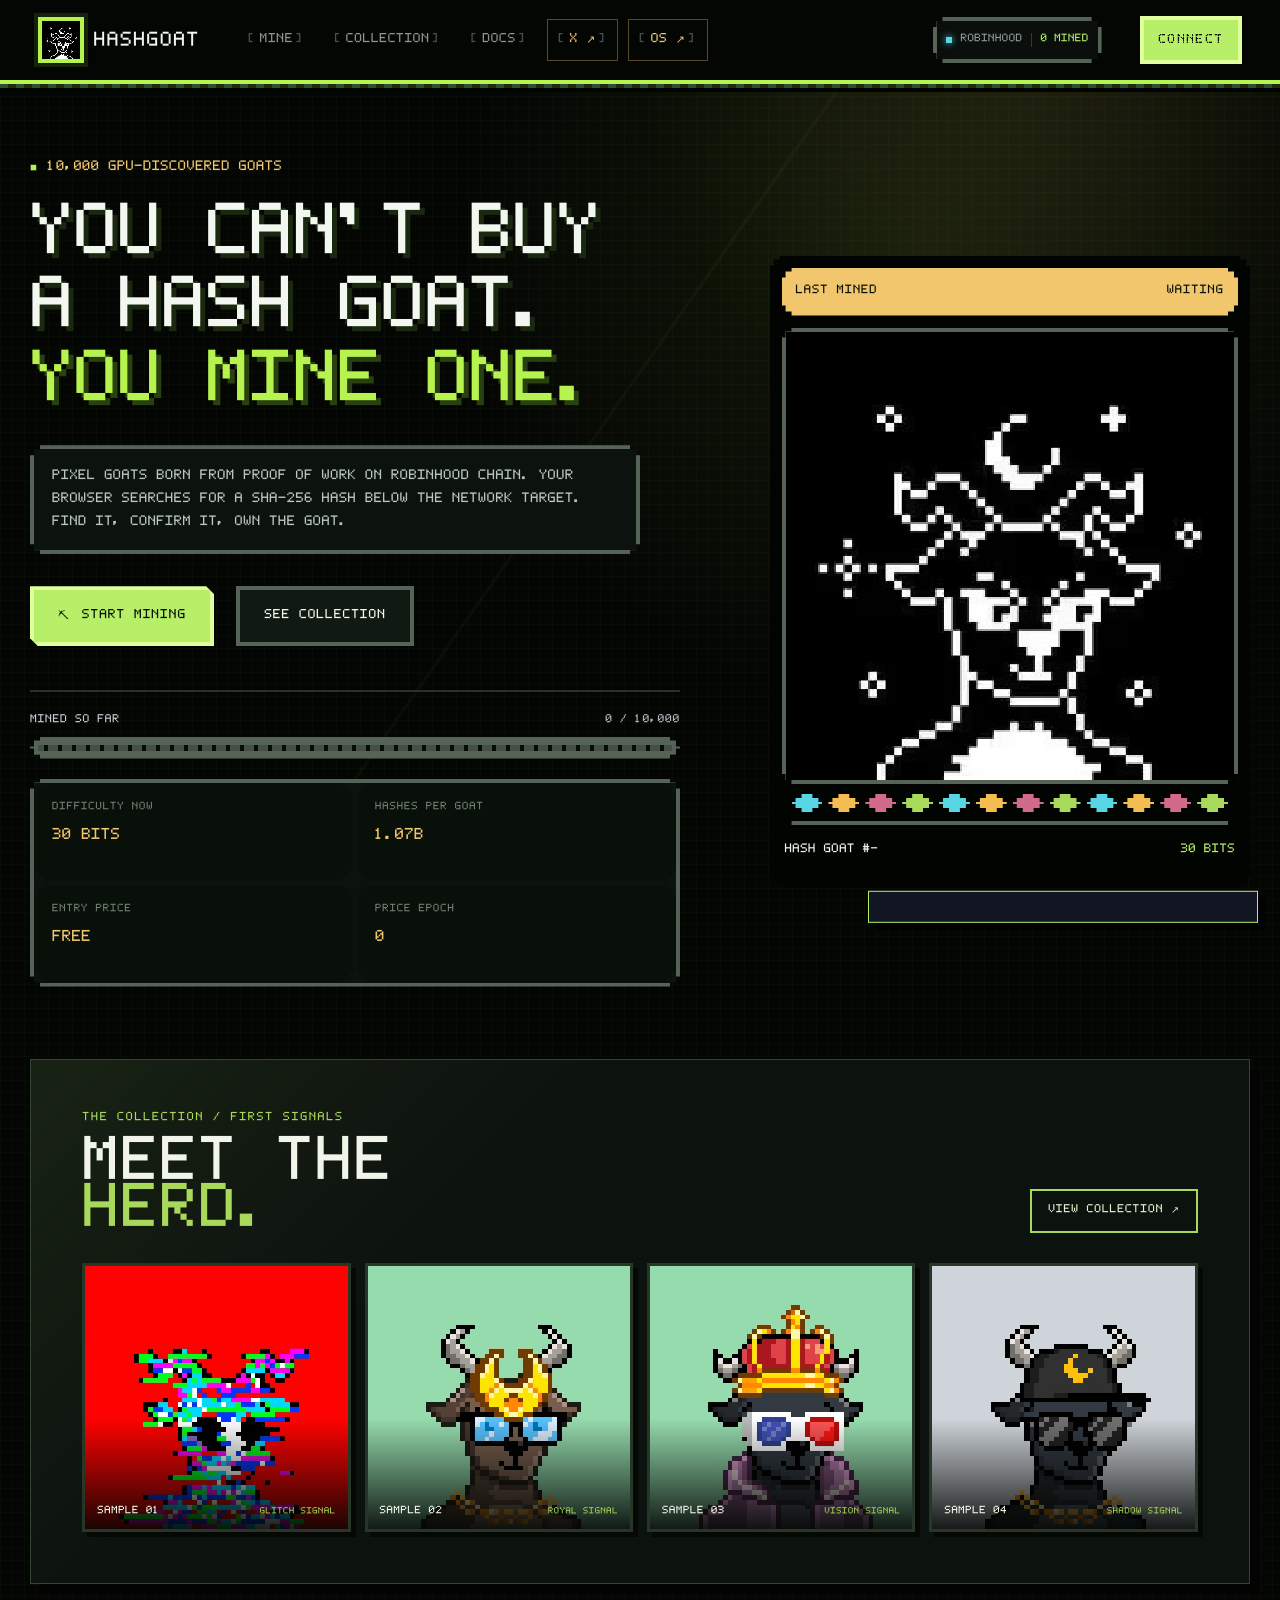
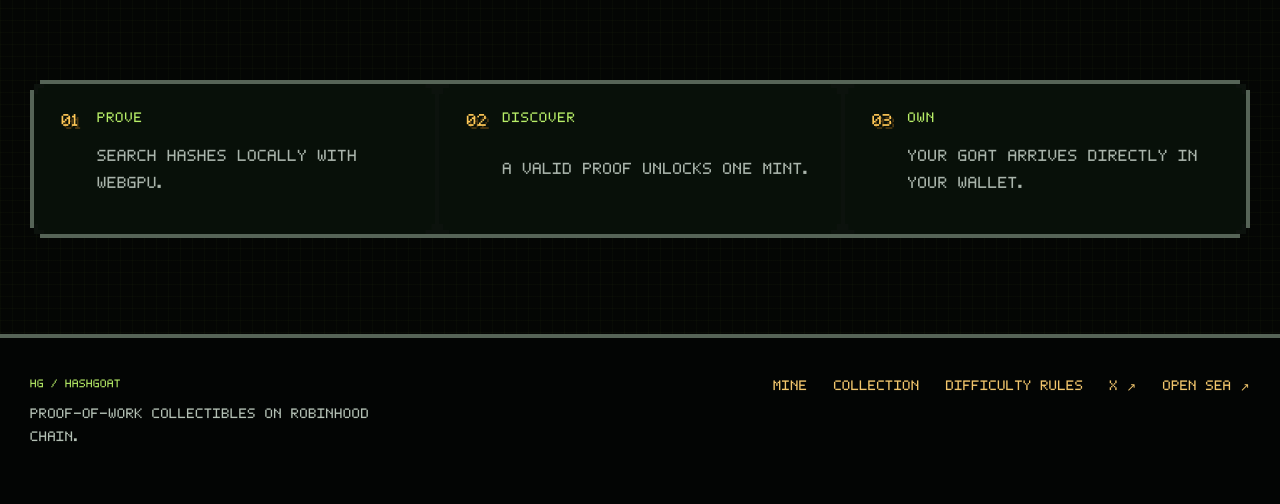
<file: index.html>
<!doctype html>
<html lang="en">
  <head>
    <meta charset="UTF-8" />
    <meta name="viewport" content="width=device-width, initial-scale=1.0" />
    <meta name="theme-color" content="#080a09" />
    <meta name="description" content="Hash Goat — GPU-mined pixel goats on Robinhood Chain." />
    <title>Hash Goat — You Mine One</title>
    <link rel="icon" type="image/svg+xml" href="data:image/svg+xml,%3Csvg xmlns='http://www.w3.org/2000/svg' viewBox='0 0 32 32'%3E%3Crect width='32' height='32' fill='%23080a09'/%3E%3Cpath d='M7 8l5 4h8l5-4-2 8v9H9v-9z' fill='%23a8d95b'/%3E%3Cpath d='M12 17h3v3h-3zm6 0h3v3h-3zm-3 5h3v2h-3z' fill='%2303090d'/%3E%3C/svg%3E" />
    <link rel="preload" href="./pixel-goat.woff?v=4" as="font" type="font/woff" crossorigin />
    <link rel="stylesheet" href="./style.css?v=20260914-herd" />
  </head>
  <body>
    <div class="pixel-grid" aria-hidden="true"></div>
    <header class="site-header">
      <a class="goat-brand" href="./index.html" aria-label="Hash Goat home"><img class="brand-avatar" src="./hash-goat-character.jpeg" alt="" /><strong>HASHGOAT</strong></a>
      <nav class="site-nav" aria-label="Main navigation">
        <a href="./mine.html">MINE</a>
        <a href="./collection.html">COLLECTION</a>
        <a href="./docs.html">DOCS</a>
        <a class="social-link" data-social="x" href="https://x.com/" target="_blank" rel="noreferrer">X ↗</a>
        <a class="social-link" data-social="opensea" href="https://opensea.io/" target="_blank" rel="noreferrer">OS ↗</a>
      </nav>
      <div class="chain-counter"><i></i><span id="headerChain">ROBINHOOD</span><b><span id="headerMined">0</span> MINED</b></div>
      <button class="connect-pixel" id="connectButton" type="button">CONNECT</button>
    </header>

    <main class="landing-main">
      <section class="hero-copy">
        <p class="hero-kicker">10,000 GPU-DISCOVERED GOATS</p>
        <h1>YOU CAN'T BUY<br />A HASH GOAT.<br /><em>YOU MINE ONE.</em></h1>
        <p class="hero-text">Pixel goats born from proof of work on Robinhood Chain. Your browser searches for a SHA-256 hash below the network target. Find it, confirm it, own the goat.</p>
        <div class="hero-actions">
          <a class="pixel-button primary" href="./mine.html"><span>⛏</span> START MINING</a>
          <a class="pixel-button secondary" href="./collection.html">SEE COLLECTION</a>
        </div>
        <div class="supply-progress">
          <div class="progress-label"><strong>MINED SO FAR</strong><span><b id="homeMined">0</b> / 10,000</span></div>
          <div class="pixel-progress"><i id="homeProgress"></i></div>
        </div>
        <div class="hero-stats">
          <div><span>DIFFICULTY NOW</span><strong id="homeDifficulty">30 BITS</strong></div>
          <div><span>HASHES PER GOAT</span><strong id="homeHashes">1.07B</strong></div>
          <div><span>ENTRY PRICE</span><strong id="homePrice">FREE</strong></div>
          <div><span>PRICE EPOCH</span><strong id="homeEpoch">0</strong></div>
        </div>
      </section>

      <aside class="last-card" aria-label="Latest Hash Goat">
        <div class="card-bar"><strong>LAST MINED</strong><span id="lastTime">WAITING</span></div>
        <div class="goat-art-wrap">
          <img id="lastGoatImage" alt="Latest Hash Goat" hidden />
          <img id="goatPlaceholder" src="./hash-goat-character.jpeg" alt="Hash Goat pixel character" />
        </div>
        <div class="trait-ticks" aria-hidden="true"><i></i><i></i><i></i><i></i><i></i><i></i><i></i><i></i><i></i><i></i><i></i><i></i></div>
        <div class="last-meta"><strong id="lastGoatName">HASH GOAT #—</strong><span><b id="lastBits">30</b> BITS</span></div>
      </aside>
    </main>

    <section class="herd-preview" aria-labelledby="herdPreviewTitle">
      <div class="herd-preview-heading">
        <div>
          <span class="herd-eyebrow">THE COLLECTION / FIRST SIGNALS</span>
          <h2 id="herdPreviewTitle">MEET THE<br /><em>HERD.</em></h2>
        </div>
        <a class="herd-link" href="./collection.html">VIEW COLLECTION ↗</a>
      </div>
      <div class="herd-gallery">
        <a class="herd-frame" href="./collection.html">
          <img src="./hash-goat-herd-01.jpeg" alt="Hash Goat pixel artwork with a red glitch background" loading="lazy" />
          <span><b>SAMPLE 01</b><small>GLITCH SIGNAL</small></span>
        </a>
        <a class="herd-frame" href="./collection.html">
          <img src="./hash-goat-herd-02.jpeg" alt="Hash Goat pixel artwork with a crown and blue glasses" loading="lazy" />
          <span><b>SAMPLE 02</b><small>ROYAL SIGNAL</small></span>
        </a>
        <a class="herd-frame" href="./collection.html">
          <img src="./hash-goat-herd-03.jpeg" alt="Hash Goat pixel artwork with a crown and 3D glasses" loading="lazy" />
          <span><b>SAMPLE 03</b><small>VISION SIGNAL</small></span>
        </a>
        <a class="herd-frame" href="./collection.html">
          <img src="./hash-goat-herd-04.jpeg" alt="Hash Goat pixel artwork in a black cap" loading="lazy" />
          <span><b>SAMPLE 04</b><small>SHADOW SIGNAL</small></span>
        </a>
      </div>
    </section>

    <section class="rule-strip">
      <article><span>01</span><strong>PROVE</strong><p>Search hashes locally with WebGPU.</p></article>
      <article><span>02</span><strong>DISCOVER</strong><p>A valid proof unlocks one mint.</p></article>
      <article><span>03</span><strong>OWN</strong><p>Your goat arrives directly in your wallet.</p></article>
    </section>

    <footer class="site-footer"><div><strong>HG / HASHGOAT</strong><p>Proof-of-work collectibles on Robinhood Chain.</p></div><div><a href="./mine.html">MINE</a><a href="./collection.html">COLLECTION</a><a href="./docs.html">DIFFICULTY RULES</a><a data-social="x" href="https://x.com/" target="_blank" rel="noreferrer">X ↗</a><a data-social="opensea" href="https://opensea.io/" target="_blank" rel="noreferrer">OPEN SEA ↗</a></div></footer>

    <div class="toast" id="toast" role="status" aria-live="polite"></div>
    <script src="./config.js"></script>
    <script src="./social-links.js"></script>
    <script type="module" src="./wallet-appkit.js"></script>
    <script type="module" src="./home.js?v=20260913-4"></script>
  </body>
</html>
</file>
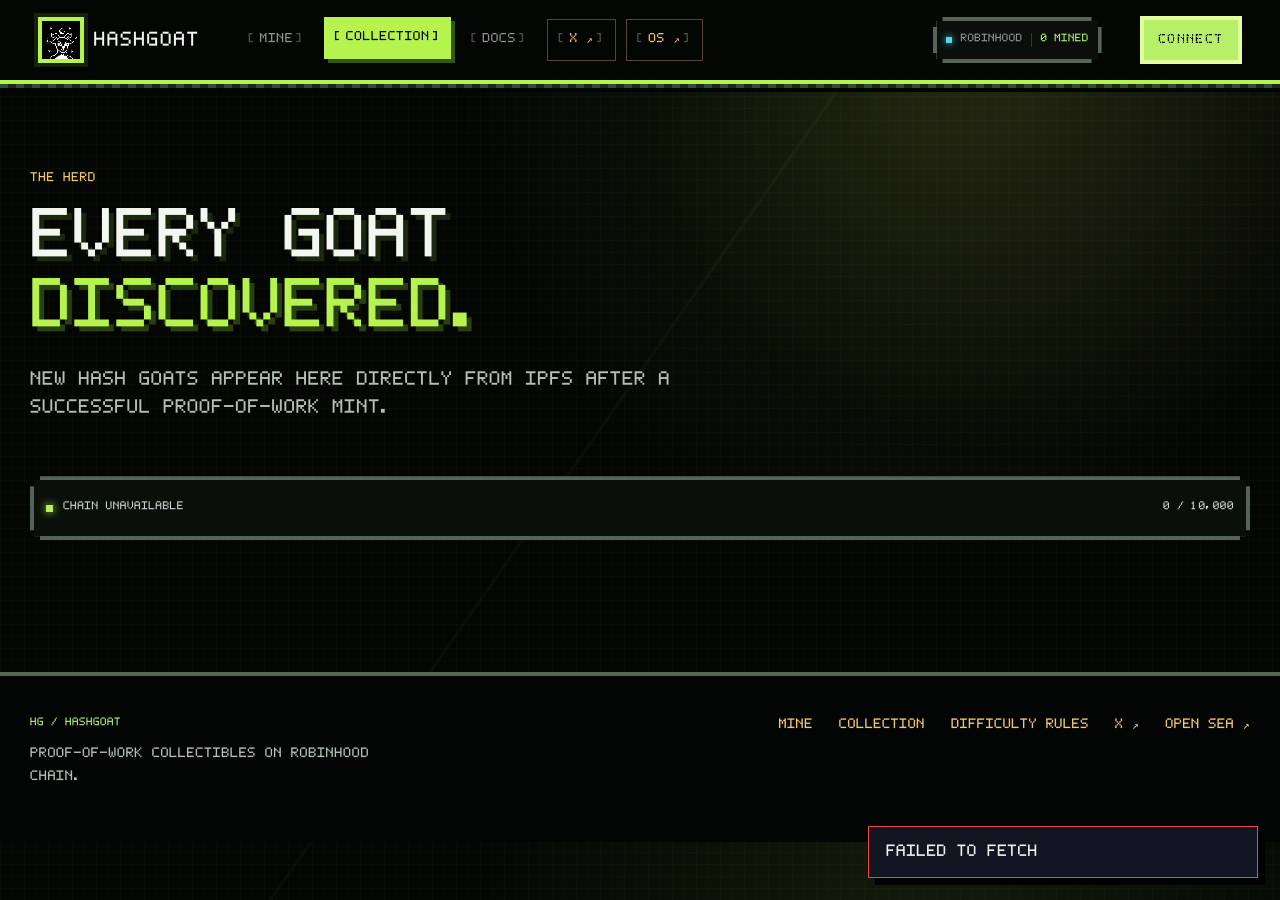
<file: collection.html>
<!doctype html>
<html lang="en">
  <head>
    <meta charset="UTF-8" />
    <meta name="viewport" content="width=device-width, initial-scale=1.0" />
    <meta name="theme-color" content="#080a09" />
    <meta name="description" content="Browse every mined Hash Goat." />
    <title>Hash Goat — Collection</title>
    <link rel="preload" href="./pixel-goat.woff?v=4" as="font" type="font/woff" crossorigin />
    <link rel="stylesheet" href="./style.css?v=20260913-10" />
  </head>
  <body>
    <div class="pixel-grid" aria-hidden="true"></div>
    <header class="site-header">
      <a class="goat-brand" href="./index.html"><img class="brand-avatar" src="./hash-goat-character.jpeg" alt="" /><strong>HASHGOAT</strong></a>
      <nav class="site-nav"><a href="./mine.html">MINE</a><a class="active" href="./collection.html">COLLECTION</a><a href="./docs.html">DOCS</a><a class="social-link" data-social="x" href="https://x.com/" target="_blank" rel="noreferrer">X ↗</a><a class="social-link" data-social="opensea" href="https://opensea.io/" target="_blank" rel="noreferrer">OS ↗</a></nav>
      <div class="chain-counter"><i></i><span>ROBINHOOD</span><b><span id="headerMined">0</span> MINED</b></div>
      <button class="connect-pixel" id="connectButton" type="button">CONNECT</button>
    </header>

    <main class="collection-main">
      <header class="page-heading"><p>THE HERD</p><h1>EVERY GOAT<br /><em>DISCOVERED.</em></h1><span>New Hash Goats appear here directly from IPFS after a successful proof-of-work mint.</span></header>
      <div class="collection-toolbar"><div><i></i><strong id="collectionStatus">PREVIEW MODE</strong></div><span id="collectionCount">0 / 10,000</span></div>
      <section class="goat-grid" id="goatGrid" aria-live="polite"></section>
      <button class="pixel-button primary load-more" id="loadMore" type="button" hidden>LOAD MORE</button>
    </main>

    <footer class="site-footer"><div><strong>HG / HASHGOAT</strong><p>Proof-of-work collectibles on Robinhood Chain.</p></div><div><a href="./mine.html">MINE</a><a href="./collection.html">COLLECTION</a><a href="./docs.html">DIFFICULTY RULES</a><a data-social="x" href="https://x.com/" target="_blank" rel="noreferrer">X ↗</a><a data-social="opensea" href="https://opensea.io/" target="_blank" rel="noreferrer">OPEN SEA ↗</a></div></footer>
    <div class="toast" id="toast" role="status"></div>
    <script src="./config.js"></script>
    <script src="./social-links.js"></script>
    <script type="module" src="./wallet-appkit.js"></script>
    <script type="module" src="./collection.js?v=20260913-4"></script>
  </body>
</html>
</file>
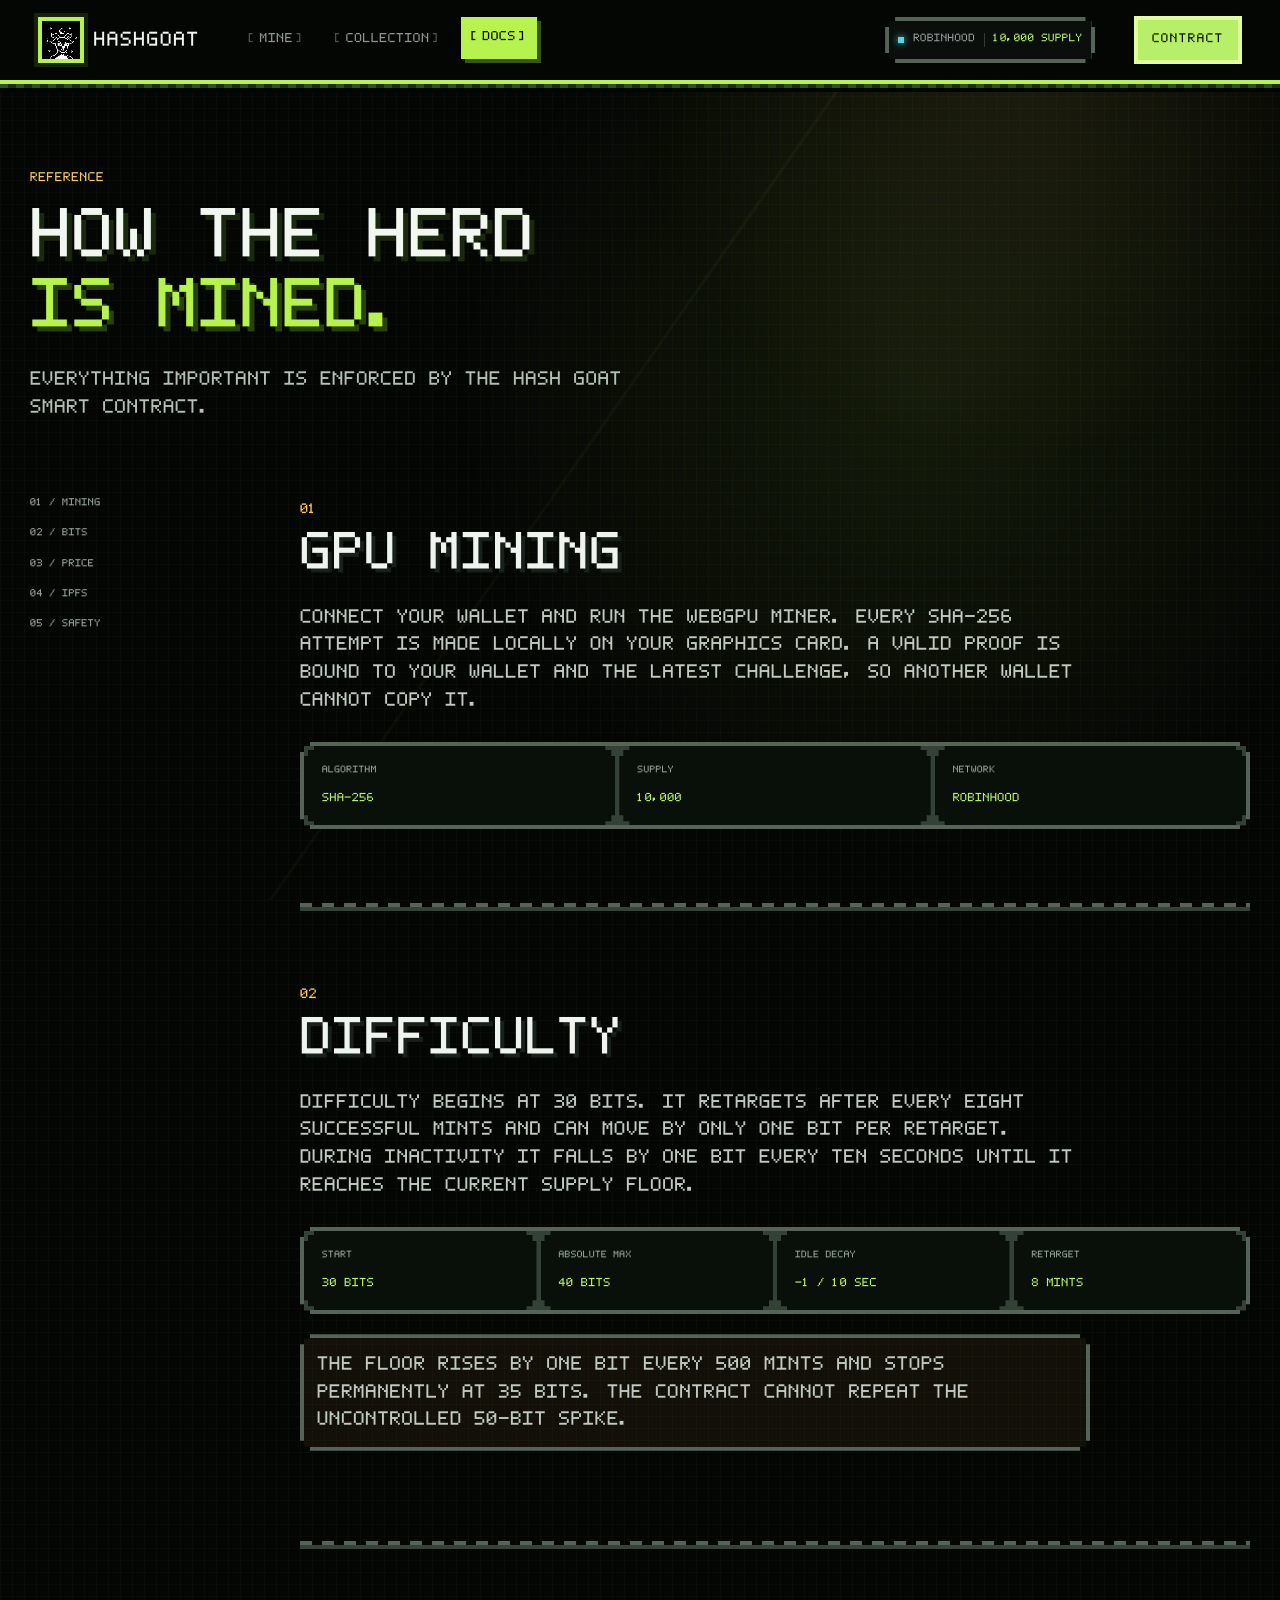
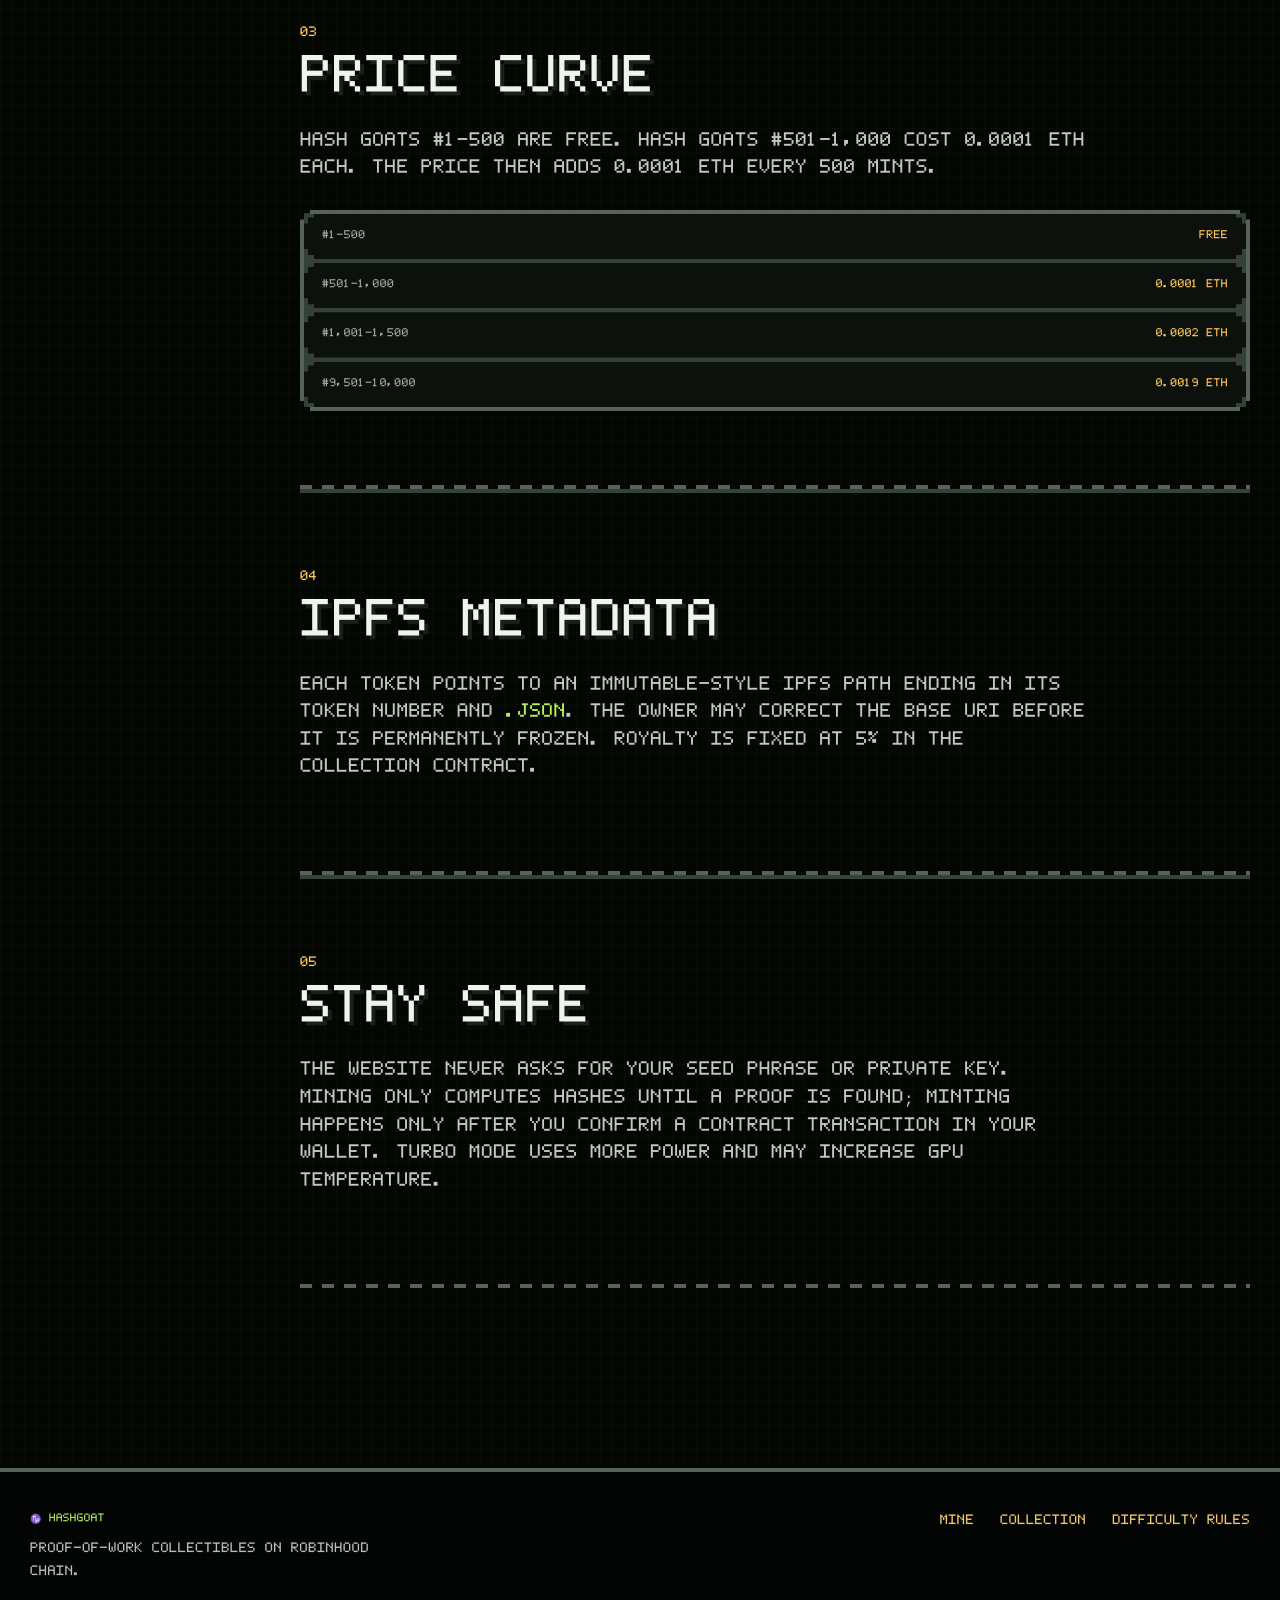
<file: docs.html>
<!doctype html>
<html lang="en">
  <head>
    <meta charset="UTF-8" />
    <meta name="viewport" content="width=device-width, initial-scale=1.0" />
    <meta name="theme-color" content="#080a09" />
    <meta name="description" content="Hash Goat mining, pricing and difficulty rules." />
    <title>Hash Goat — Docs</title>
    <link rel="stylesheet" href="./style.css?v=20260913-4" />
  </head>
  <body>
    <div class="pixel-grid" aria-hidden="true"></div>
    <header class="site-header">
      <a class="goat-brand" href="./index.html"><img class="brand-avatar" src="./hash-goat-character.jpeg" alt="" /><strong>HASHGOAT</strong></a>
      <nav class="site-nav"><a href="./mine.html">MINE</a><a href="./collection.html">COLLECTION</a><a class="active" href="./docs.html">DOCS</a></nav>
      <div class="chain-counter"><i></i><span>ROBINHOOD</span><b>10,000 SUPPLY</b></div>
      <a class="connect-pixel contract-link" id="docsContract" href="#" target="_blank" rel="noreferrer">CONTRACT</a>
    </header>

    <main class="docs-page">
      <header class="page-heading"><p>REFERENCE</p><h1>HOW THE HERD<br /><em>IS MINED.</em></h1><span>Everything important is enforced by the Hash Goat smart contract.</span></header>
      <div class="docs-grid">
        <aside><a href="#mining">01 / MINING</a><a href="#difficulty">02 / BITS</a><a href="#pricing">03 / PRICE</a><a href="#metadata">04 / IPFS</a><a href="#safety">05 / SAFETY</a></aside>
        <div>
          <section id="mining" class="doc-section"><span>01</span><h2>GPU MINING</h2><p>Connect your wallet and run the WebGPU miner. Every SHA-256 attempt is made locally on your graphics card. A valid proof is bound to your wallet and the latest challenge, so another wallet cannot copy it.</p><div class="fact-row"><div><small>ALGORITHM</small><strong>SHA-256</strong></div><div><small>SUPPLY</small><strong>10,000</strong></div><div><small>NETWORK</small><strong>ROBINHOOD</strong></div></div></section>
          <section id="difficulty" class="doc-section"><span>02</span><h2>DIFFICULTY</h2><p>Difficulty begins at 30 BITS. It retargets after every eight successful mints and can move by only one bit per retarget. During inactivity it falls by one bit every ten seconds until it reaches the current supply floor.</p><div class="difficulty-rules"><div><small>START</small><strong>30 BITS</strong></div><div><small>ABSOLUTE MAX</small><strong>40 BITS</strong></div><div><small>IDLE DECAY</small><strong>−1 / 10 SEC</strong></div><div><small>RETARGET</small><strong>8 MINTS</strong></div></div><p class="doc-note">The floor rises by one bit every 500 mints and stops permanently at 35 BITS. The contract cannot repeat the uncontrolled 50-BIT spike.</p></section>
          <section id="pricing" class="doc-section"><span>03</span><h2>PRICE CURVE</h2><p>Hash Goats #1–500 are free. Hash Goats #501–1,000 cost 0.0001 ETH each. The price then adds 0.0001 ETH every 500 mints.</p><div class="price-samples"><div><span>#1–500</span><strong>FREE</strong></div><div><span>#501–1,000</span><strong>0.0001 ETH</strong></div><div><span>#1,001–1,500</span><strong>0.0002 ETH</strong></div><div><span>#9,501–10,000</span><strong>0.0019 ETH</strong></div></div></section>
          <section id="metadata" class="doc-section"><span>04</span><h2>IPFS METADATA</h2><p>Each token points to an immutable-style IPFS path ending in its token number and <code>.json</code>. The owner may correct the base URI before it is permanently frozen. Royalty is fixed at 5% in the collection contract.</p></section>
          <section id="safety" class="doc-section"><span>05</span><h2>STAY SAFE</h2><p>The website never asks for your seed phrase or private key. Mining only computes hashes until a proof is found; minting happens only after you confirm a contract transaction in your wallet. TURBO mode uses more power and may increase GPU temperature.</p></section>
        </div>
      </div>
    </main>

    <footer class="site-footer"><div><strong>♑ HASHGOAT</strong><p>Proof-of-work collectibles on Robinhood Chain.</p></div><div><a href="./mine.html">MINE</a><a href="./collection.html">COLLECTION</a><a href="./docs.html">DIFFICULTY RULES</a></div></footer>
    <script src="./config.js"></script>
    <script>const c=window.HASH_BROKER_CONFIG;document.getElementById('docsContract').href=c.DEMO_MODE?c.EXPLORER_URL:c.EXPLORER_URL+'/address/'+c.CONTRACT_ADDRESS;</script>
  </body>
</html>
</file>
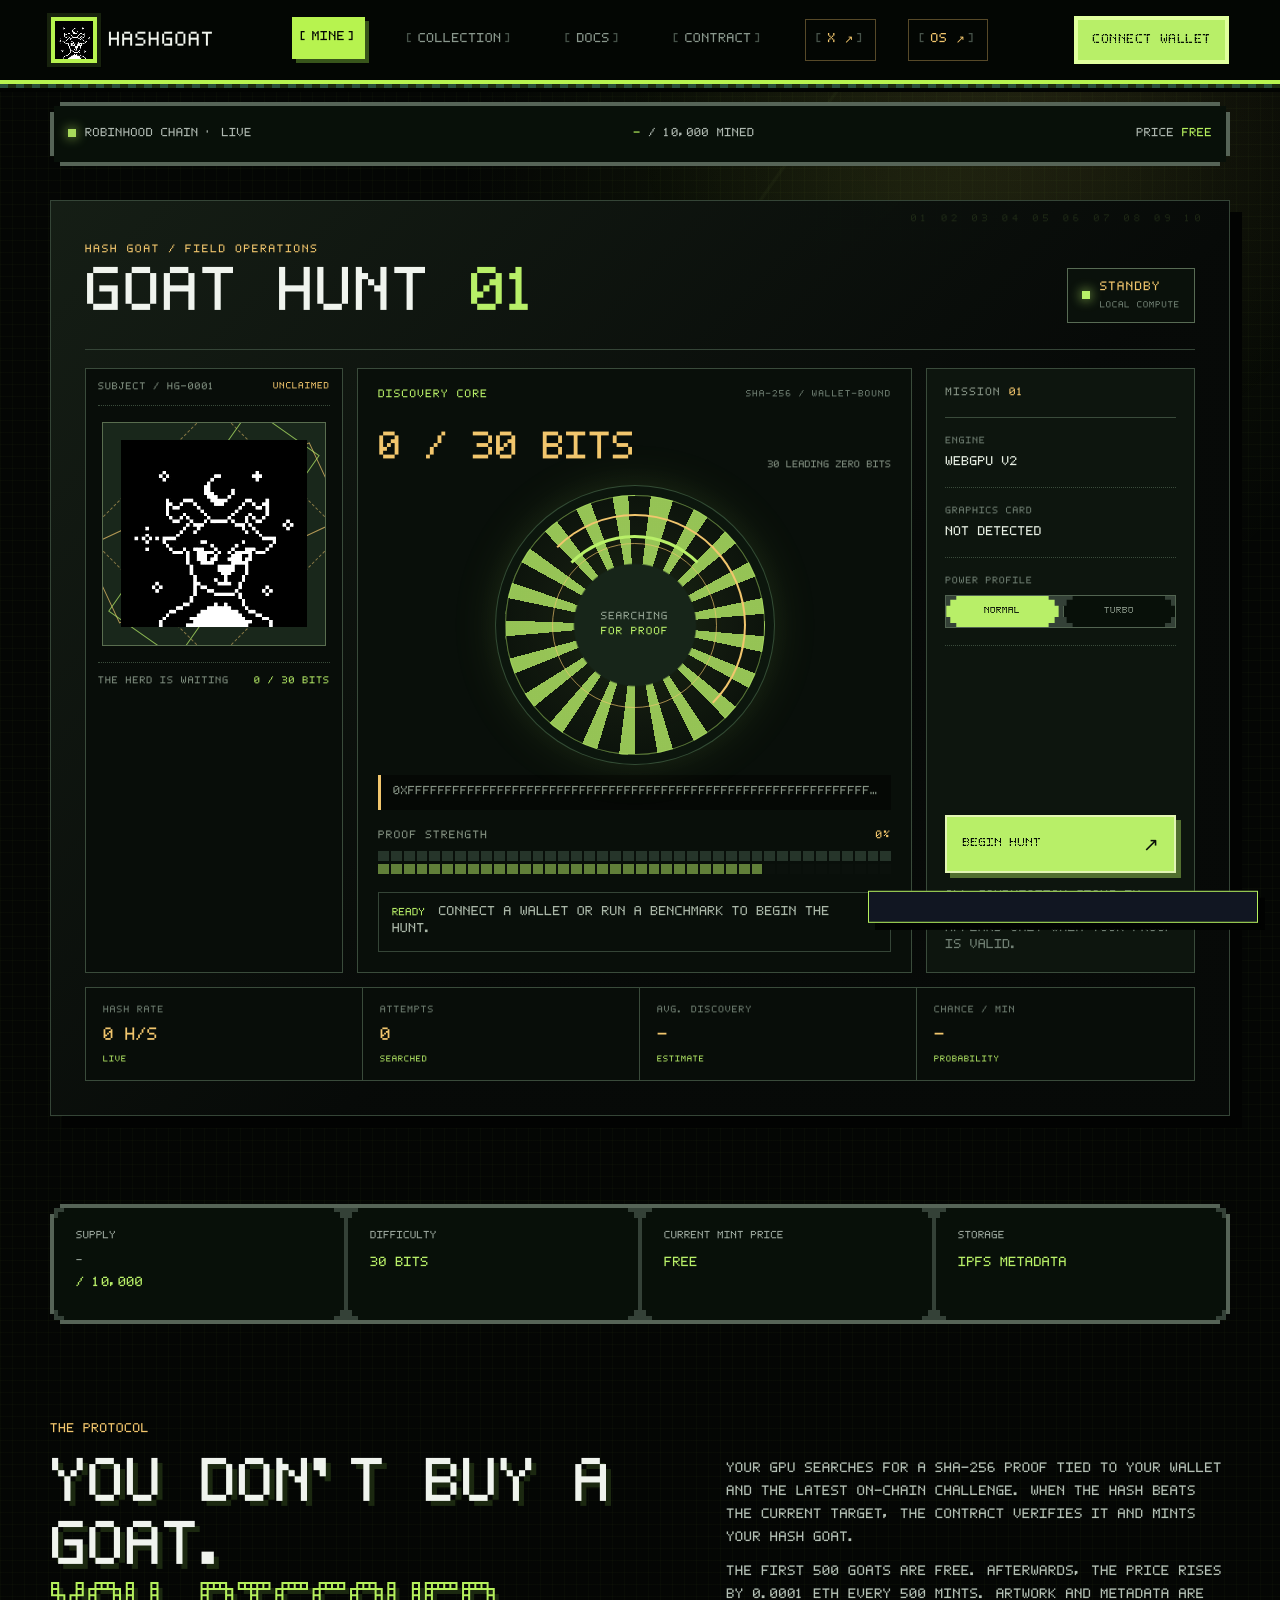
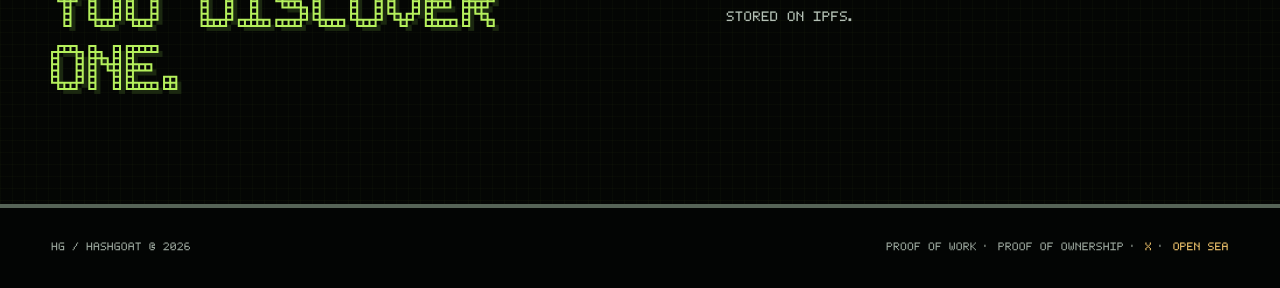
<file: mine.html>
<!doctype html>
<html lang="en">
  <head>
    <meta charset="UTF-8" />
    <meta name="viewport" content="width=device-width, initial-scale=1.0" />
    <meta name="theme-color" content="#090b12" />
    <meta name="description" content="Mine Hash Goat — 10,000 IPFS-backed proof-of-work goats on Robinhood Chain." />
    <title>Hash Goat — GPU Mine</title>
    <link rel="icon" type="image/svg+xml" href="data:image/svg+xml,%3Csvg xmlns='http://www.w3.org/2000/svg' viewBox='0 0 32 32'%3E%3Crect width='32' height='32' fill='%2305080d'/%3E%3Cpath d='M7 8l5 4h8l5-4-2 8v9H9v-9z' fill='%2327e0c1'/%3E%3Cpath d='M12 17h3v3h-3zm6 0h3v3h-3zm-3 5h3v2h-3z' fill='%2303090d'/%3E%3C/svg%3E" />
    <link rel="preload" href="./pixel-goat.woff?v=4" as="font" type="font/woff" crossorigin />
    <link rel="stylesheet" href="./style.css?v=20260914-11" />
  </head>
  <body>
    <div class="pixel-grid" aria-hidden="true"></div>
    <header class="topbar">
      <a class="brand" href="./index.html" aria-label="Hash Goat home">
        <img class="brand-avatar" src="./hash-goat-character.jpeg" alt="" />
        <span>HASHGOAT</span>
      </a>
      <nav aria-label="Primary navigation">
        <a class="active" href="./mine.html" aria-current="page">MINE</a>
        <a href="./collection.html">COLLECTION</a>
        <a href="./docs.html">DOCS</a>
        <a id="explorerLink" href="#" target="_blank" rel="noreferrer">CONTRACT</a>
        <a class="social-link" data-social="x" href="https://x.com/" target="_blank" rel="noreferrer">X ↗</a>
        <a class="social-link" data-social="opensea" href="https://opensea.io/" target="_blank" rel="noreferrer">OS ↗</a>
      </nav>
      <button class="wallet-button" id="connectButton" type="button">CONNECT WALLET</button>
    </header>

    <main>
      <section class="ticker" aria-label="Collection status">
        <div><span class="status-dot"></span><span id="networkStatus">ROBINHOOD CHAIN</span></div>
        <div><strong id="mintedTop">0</strong> / 10,000 MINED</div>
        <div>PRICE <strong id="mintPriceTop">FREE</strong></div>
      </section>

      <section class="hunt-deck" id="miner">
        <header class="hunt-heading">
          <div><span class="hunt-overline">HASH GOAT / FIELD OPERATIONS</span><h1>GOAT HUNT <em>01</em></h1></div>
          <div class="hunt-status"><i></i><span id="runState">STANDBY</span><small>LOCAL COMPUTE</small></div>
        </header>

        <div class="hunt-layout">
          <aside class="identity-card" aria-label="Hash Goat identity">
            <div class="identity-top"><span>SUBJECT / HG-0001</span><b>UNCLAIMED</b></div>
            <div class="identity-art" id="portrait"><img src="./hash-goat-character.jpeg" alt="Pixel Hash Goat character" /><span class="orbit orbit-one"></span><span class="orbit orbit-two"></span></div>
            <div class="identity-bottom"><span>THE HERD IS WAITING</span><strong id="candidateBits">0 / 30 BITS</strong></div>
          </aside>

          <section class="discovery-core" aria-label="Hash Goat discovery progress">
            <div class="core-label"><span>DISCOVERY CORE</span><small>SHA-256 / WALLET-BOUND</small></div>
            <div class="core-number"><span id="bestBits">0 / 30 BITS</span><strong id="targetBits">30 LEADING ZERO BITS</strong></div>
            <div class="core-ring"><div class="ring-track"></div><div class="ring-spark"></div><span>SEARCHING<br /><b>FOR PROOF</b></span></div>
            <code id="bestHash">0xffffffffffffffffffffffffffffffffffffffffffffffffffffffffffffffff</code>
            <div class="signal-meter"><div class="meter-caption"><span>PROOF STRENGTH</span><b id="meterReadout">0%</b></div><div class="bit-meter" id="bitMeter" aria-label="Leading zero bits"></div><div class="target-meter" id="targetMeter" aria-hidden="true"></div></div>
            <div class="discovery-note" id="terminalLog" aria-live="polite"><span>READY</span> Connect a wallet or run a benchmark to begin the hunt.</div>
          </section>

          <aside class="mission-card" aria-label="Mining controls">
            <div class="mission-number">MISSION <strong>01</strong></div>
            <div class="mission-row"><span>ENGINE</span><strong>WEBGPU V2</strong></div>
            <div class="mission-row"><span>GRAPHICS CARD</span><strong id="gpuName">NOT DETECTED</strong></div>
            <div class="mission-row"><span>POWER PROFILE</span><div class="mode-buttons" role="group" aria-label="GPU mining power"><button class="mode-button active" id="normalMode" type="button" aria-pressed="true">NORMAL</button><button class="mode-button" id="turboMode" type="button" aria-pressed="false">TURBO</button></div></div>
            <button class="mission-launch" id="mineButton" type="button"><span>BEGIN HUNT</span><b>↗</b></button>
            <p>All computation stays in your browser. A transaction appears only when your proof is valid.</p>
          </aside>
        </div>

        <div class="hunt-readings" aria-label="Live mining readings">
          <div><span>HASH RATE</span><strong id="hashrate">0 H/s</strong><small>LIVE</small></div>
          <div><span>ATTEMPTS</span><strong id="hashesTried">0</strong><small>SEARCHED</small></div>
          <div><span>AVG. DISCOVERY</span><strong id="expectedWait">—</strong><small>ESTIMATE</small></div>
          <div><span>CHANCE / MIN</span><strong id="chanceMinute">—</strong><small>PROBABILITY</small></div>
        </div>
      </section>

      <section class="stats-strip" aria-label="Mining statistics">
        <div><span>SUPPLY</span><strong><span id="mintedCount">0</span> / 10,000</strong></div>
        <div><span>DIFFICULTY</span><strong id="difficultyStat">30 BITS</strong></div>
        <div><span>CURRENT MINT PRICE</span><strong id="mintPriceStat">FREE</strong></div>
        <div><span>STORAGE</span><strong>IPFS METADATA</strong></div>
      </section>

      <section class="protocol" id="protocol">
        <div><p class="eyebrow">THE PROTOCOL</p><h1>YOU DON'T BUY A GOAT.<br /><span>YOU DISCOVER ONE.</span></h1></div>
        <div class="protocol-copy">
          <p>Your GPU searches for a SHA-256 proof tied to your wallet and the latest on-chain challenge. When the hash beats the current target, the contract verifies it and mints your Hash Goat.</p>
          <p>The first 500 goats are free. Afterwards, the price rises by 0.0001 ETH every 500 mints. Artwork and metadata are stored on IPFS.</p>
        </div>
      </section>
    </main>

    <footer><span>HG / HASHGOAT © 2026</span><span>PROOF OF WORK · PROOF OF OWNERSHIP · <a data-social="x" href="https://x.com/" target="_blank" rel="noreferrer">X</a> · <a data-social="opensea" href="https://opensea.io/" target="_blank" rel="noreferrer">OPEN SEA</a></span></footer>
    <div class="toast" id="toast" role="status" aria-live="polite"></div>
    <script src="./config.js"></script>
    <script src="./social-links.js"></script>
    <script type="module" src="./wallet-appkit.js"></script>
    <script type="module" src="./app.js?v=20260913-4"></script>
  </body>
</html>
</file>
<file: style.css>
:root {
  color-scheme: dark;
  --bg: #070908;
  --panel: #101410;
  --panel-2: #171d18;
  --ink: #e8edf4;
  --muted: #949b9d;
  --line: #343a38;
  --purple: #a8d95b;
  --purple-dark: #547526;
  --gold: #f3bd52;
  --green: #a8d95b;
  --red: #ef4444;
  --shadow: 8px 8px 0 #05060a;
}

* { box-sizing: border-box; }
[hidden] { display: none !important; }

html { scroll-behavior: smooth; }

body {
  margin: 0;
  min-width: 320px;
  background: var(--bg);
  color: var(--ink);
  font-family: "Courier New", ui-monospace, monospace;
  font-size: 16px;
  line-height: 1.45;
}

button, a { font: inherit; }
button { color: inherit; }

.noise {
  position: fixed;
  inset: 0;
  pointer-events: none;
  opacity: .16;
  z-index: 20;
  background-image: repeating-linear-gradient(0deg, transparent 0 3px, rgba(255,255,255,.025) 3px 4px);
}

.topbar {
  min-height: 76px;
  padding: 0 clamp(20px, 4vw, 68px);
  border-bottom: 2px solid var(--line);
  display: grid;
  grid-template-columns: 1fr auto 1fr;
  align-items: center;
  gap: 24px;
  position: sticky;
  top: 0;
  z-index: 10;
  background: rgba(9, 11, 18, .94);
  backdrop-filter: blur(12px);
}

.brand {
  color: var(--ink);
  text-decoration: none;
  display: inline-flex;
  align-items: center;
  gap: 11px;
  font-weight: 900;
  letter-spacing: .07em;
}

.brand-mark {
  width: 34px;
  height: 34px;
  display: grid;
  place-items: center;
  color: #090b12;
  background: var(--purple);
  box-shadow: 4px 4px 0 var(--purple-dark);
  font-size: 23px;
}

.brand-avatar {
  width: 34px;
  height: 34px;
  flex: 0 0 auto;
  display: block;
  border: 2px solid var(--purple);
  background: #050705;
  box-shadow: 3px 3px 0 var(--purple-dark);
  object-fit: cover;
  image-rendering: pixelated;
}

nav { display: flex; gap: 32px; }
nav a { color: var(--muted); text-decoration: none; font-size: .88rem; font-weight: 700; }
nav a:hover, nav a:focus-visible { color: var(--purple); }

.wallet-button, .mine-button {
  border: 0;
  cursor: pointer;
  font-weight: 900;
  letter-spacing: .045em;
  background: var(--purple);
  color: #090b12;
  box-shadow: 5px 5px 0 var(--purple-dark);
  transition: transform .12s ease, box-shadow .12s ease;
}
.wallet-button { justify-self: end; padding: 12px 18px; }
.wallet-button:hover, .mine-button:hover { transform: translate(2px, 2px); box-shadow: 3px 3px 0 var(--purple-dark); }
.wallet-button:disabled, .mine-button:disabled { cursor: not-allowed; filter: grayscale(.8); opacity: .55; }

main { width: min(1180px, calc(100% - 36px)); margin: 0 auto; }

.ticker {
  min-height: 54px;
  display: flex;
  align-items: center;
  justify-content: space-between;
  gap: 24px;
  color: var(--muted);
  border-bottom: 1px solid var(--line);
  font-size: .84rem;
  letter-spacing: .045em;
}
.ticker strong { color: var(--ink); }
.activation-note { margin: 18px 0 0; padding: 12px 14px; border: 1px solid rgba(39,224,193,.22); background: rgba(39,224,193,.06); color: var(--muted); font-size: .78rem; letter-spacing: .04em; }
.status-dot { display: inline-block; width: 8px; height: 8px; margin-right: 9px; background: var(--green); box-shadow: 0 0 12px var(--green); }

.miner-shell {
  margin: 34px 0 24px;
  border: 2px solid var(--purple);
  box-shadow: var(--shadow);
  background: var(--panel);
}

.section-label {
  min-height: 36px;
  padding: 0 14px;
  display: flex;
  align-items: center;
  justify-content: space-between;
  background: var(--purple);
  color: #090b12;
  font-size: .82rem;
  font-weight: 900;
  letter-spacing: .06em;
}

.miner-grid {
  display: grid;
  grid-template-columns: minmax(280px, .8fr) minmax(420px, 1.6fr);
  gap: 22px;
  padding: 22px;
}

.portrait-panel { border: 1px solid var(--line); background: #0a0e16; padding: 12px; }
.portrait-frame { border: 6px solid #252d3a; outline: 2px solid var(--purple); aspect-ratio: 1; overflow: hidden; background: #090b12; }
.portrait-frame svg { display: block; width: 100%; height: 100%; }
.portrait-frame.searching svg { animation: signal 1.1s steps(2, end) infinite; }
@keyframes signal { 50% { filter: hue-rotate(28deg) brightness(1.08); transform: translateX(1px); } }

.portrait-caption { display: flex; justify-content: space-between; gap: 12px; padding-top: 13px; font-size: .78rem; color: var(--muted); }
.portrait-caption strong { color: var(--gold); }

.console-panel { min-width: 0; display: flex; flex-direction: column; gap: 23px; }
.label-row { display: flex; justify-content: space-between; gap: 16px; margin-bottom: 9px; color: var(--muted); font-size: .78rem; font-weight: 700; }
.label-row span:last-child { color: var(--gold); }

.bit-meter, .target-meter { display: grid; grid-template-columns: repeat(40, 1fr); gap: 2px; min-height: 13px; }
.bit-meter i, .target-meter i { display: block; background: #283040; min-width: 2px; }
.bit-meter i.on { background: var(--gold); box-shadow: 0 0 6px rgba(214,181,69,.35); }
.target-meter i.on { background: var(--purple); }

code {
  display: block;
  margin-top: 10px;
  color: #b6c0d1;
  white-space: nowrap;
  overflow: hidden;
  text-overflow: ellipsis;
  font-size: .78rem;
}

.metrics {
  display: grid;
  grid-template-columns: repeat(4, 1fr);
  border-block: 1px solid var(--line);
}
.metrics div { padding: 18px 14px; border-right: 1px solid var(--line); }
.metrics div:last-child { border-right: 0; }
.metrics span, .micro-label { display: block; margin-bottom: 8px; color: var(--muted); font-size: .7rem; font-weight: 700; letter-spacing: .055em; }
.metrics strong { display: block; color: var(--green); font-size: clamp(.9rem, 1.6vw, 1.12rem); white-space: nowrap; }

.machine-row { display: grid; grid-template-columns: auto minmax(130px, 1fr) auto auto; gap: 20px; align-items: end; }
.gpu-pill { display: inline-block; padding: 8px 18px; background: var(--purple); color: #090b12; }
.gpu-name strong { display: block; max-width: 260px; overflow: hidden; white-space: nowrap; text-overflow: ellipsis; color: #cbd5e1; font-size: .87rem; }
.mode-buttons { display: flex; border: 1px solid var(--line); background: #090d15; }
.mode-button { border: 0; padding: 8px 10px; cursor: pointer; background: transparent; color: var(--muted); font-size: .7rem; font-weight: 900; }
.mode-button + .mode-button { border-left: 1px solid var(--line); }
.mode-button.active { background: var(--gold); color: #090b12; }
.mode-button:focus-visible { outline: 2px solid var(--purple); outline-offset: 2px; }
.mine-button { min-width: 156px; padding: 15px 20px; }
.mine-button.stop { color: white; background: #9f2938; box-shadow: 5px 5px 0 #551720; }

.terminal-log { margin-top: auto; min-height: 47px; padding: 12px 14px; border-left: 3px solid var(--purple); background: #090d15; color: #aab4c4; font-size: .78rem; }
.terminal-log span { color: var(--purple); font-weight: 900; }

.stats-strip {
  display: grid;
  grid-template-columns: repeat(4, 1fr);
  margin: 36px 0 86px;
  border: 1px solid var(--line);
  background: var(--panel);
}
.stats-strip div { padding: 20px; border-right: 1px solid var(--line); }
.stats-strip div:last-child { border-right: 0; }
.stats-strip span { display: block; margin-bottom: 7px; color: var(--muted); font-size: .72rem; }
.stats-strip strong { color: var(--gold); font-size: .95rem; }

.protocol { display: grid; grid-template-columns: 1.2fr 1fr; gap: 72px; padding: 0 0 100px; align-items: start; }
.eyebrow { color: var(--purple); font-weight: 900; letter-spacing: .1em; font-size: .78rem; }
h1 { margin: 16px 0 0; font-family: Arial Black, Impact, sans-serif; font-size: clamp(2.4rem, 6vw, 5.3rem); line-height: .96; letter-spacing: -.05em; }
h1 span { color: transparent; -webkit-text-stroke: 2px var(--purple); }
.protocol-copy { padding-top: 36px; color: #b3bdcc; font-family: Arial, sans-serif; font-size: 1.05rem; line-height: 1.75; }

footer { min-height: 84px; padding: 0 clamp(20px, 4vw, 68px); display: flex; align-items: center; justify-content: space-between; gap: 24px; border-top: 1px solid var(--line); color: var(--muted); font-size: .76rem; }

.toast { position: fixed; right: 22px; bottom: 22px; z-index: 30; width: min(390px, calc(100% - 44px)); padding: 15px 17px; border: 1px solid var(--purple); background: #111622; box-shadow: var(--shadow); transform: translateY(140%); transition: transform .2s ease; font-size: .85rem; }
.toast.show { transform: translateY(0); }
.toast.error { border-color: var(--red); }

.docs-main { padding: 72px 0 110px; }
.docs-heading { max-width: 780px; padding-bottom: 64px; border-bottom: 1px solid var(--line); }
.docs-heading h1 { margin-top: 14px; }
.docs-intro { max-width: 650px; margin: 28px 0 0; color: #b3bdcc; font-family: Arial, sans-serif; font-size: 1.08rem; line-height: 1.7; }
.docs-layout { display: grid; grid-template-columns: 205px 1fr; gap: 70px; padding-top: 54px; }
.docs-index { position: sticky; top: 112px; align-self: start; display: grid; gap: 13px; font-size: .76rem; }
.docs-index span { color: var(--purple); font-weight: 900; margin-bottom: 7px; }
.docs-index a { color: var(--muted); text-decoration: none; }
.docs-index a:hover { color: var(--ink); }
.docs-content { max-width: 760px; }
.docs-section { padding: 0 0 72px; margin-bottom: 72px; border-bottom: 1px solid var(--line); scroll-margin-top: 110px; }
.docs-section:last-child { border-bottom: 0; }
.docs-number { margin: 0 0 8px; color: var(--gold); font-size: .78rem; font-weight: 900; }
.docs-section h2 { margin: 0 0 18px; font-family: Arial Black, Impact, sans-serif; font-size: clamp(2rem, 4vw, 3.4rem); letter-spacing: -.045em; }
.docs-section p:not(.docs-number) { margin: 0; color: #b3bdcc; font-family: Arial, sans-serif; font-size: 1.04rem; line-height: 1.75; }
.docs-facts { display: grid; grid-template-columns: repeat(4, 1fr); margin-top: 30px; border: 1px solid var(--line); background: var(--panel); }
.docs-facts div { padding: 16px; border-right: 1px solid var(--line); }
.docs-facts div:last-child { border-right: 0; }
.docs-facts span { display: block; color: var(--muted); font-size: .68rem; margin-bottom: 8px; }
.docs-facts strong { color: var(--gold); font-size: .86rem; }
.docs-steps { display: grid; gap: 0; padding: 0; margin: 28px 0 30px; list-style: none; counter-reset: docs-step; }
.docs-steps li { display: grid; grid-template-columns: 110px 1fr; gap: 20px; padding: 17px 0; border-top: 1px solid var(--line); counter-increment: docs-step; }
.docs-steps li::before { content: "0" counter(docs-step); color: var(--purple); font-weight: 900; grid-column: 1; grid-row: 1 / span 2; }
.docs-steps strong { grid-column: 2; color: var(--ink); }
.docs-steps span { grid-column: 2; color: var(--muted); font-family: Arial, sans-serif; }
.docs-callout { display: grid; gap: 7px; margin-top: 24px; padding: 18px 20px; border-left: 3px solid var(--purple); background: rgba(39,224,193,.07); }
.docs-callout strong { color: var(--purple); font-size: .85rem; }
.docs-callout span { color: #b3bdcc; font-family: Arial, sans-serif; }
.docs-callout a { color: var(--purple); }
.code-panel { display: grid; gap: 11px; margin-top: 27px; padding: 20px; border: 1px solid var(--line); background: #070b11; }
.code-panel span { color: var(--muted); font-size: .7rem; }
.code-panel code { margin: 0; color: var(--green); font-size: 1rem; }
.code-panel small { color: var(--muted); font-family: Arial, sans-serif; font-size: .88rem; }
.trait-line { display: flex; flex-wrap: wrap; gap: 9px; margin-top: 26px; }
.trait-line span { padding: 9px 12px; border: 1px solid var(--line); color: var(--gold); font-size: .72rem; }
.docs-section details { border-top: 1px solid var(--line); padding: 19px 0; }
.docs-section summary { cursor: pointer; color: var(--ink); font-weight: 900; }
.docs-section details p { padding-top: 13px; font-size: .96rem !important; }
.docs-contract { justify-self: end; text-decoration: none; padding: 12px 18px; font-size: .82rem; }
.epoch-table-wrap { margin-top: 28px; overflow-x: auto; border: 1px solid var(--line); background: #070b11; }
.epoch-table { width: 100%; border-collapse: collapse; font-size: .86rem; }
.epoch-table th,
.epoch-table td { padding: 13px 16px; border-bottom: 1px solid var(--line); text-align: left; white-space: nowrap; }
.epoch-table thead th { color: #090b12; background: var(--purple); font-size: .72rem; letter-spacing: .06em; }
.epoch-table tbody td:first-child { color: var(--muted); }
.epoch-table tbody td:last-child { color: var(--gold); font-weight: 900; }
.epoch-table tbody tr:hover { background: rgba(39,224,193,.055); }
.epoch-table tfoot th,
.epoch-table tfoot td { border-bottom: 0; color: var(--green); background: rgba(157,255,0,.06); font-weight: 900; }

/* Staking terminal */
.stake-page {
  background:
    radial-gradient(circle at 50% 0, rgba(39,224,193,.08), transparent 34rem),
    var(--bg);
}

.stake-main { padding-bottom: 92px; }

.stake-page .ticker { margin-bottom: 22px; }
.status-dot.paused { background: var(--gold); box-shadow: 0 0 12px rgba(255,176,0,.7); }

.reward-rail {
  display: flex;
  flex-wrap: wrap;
  justify-content: center;
  gap: 8px;
  margin-bottom: 24px;
}
.reward-rail span {
  padding: 8px 12px;
  border: 1px solid var(--line);
  background: #0c111a;
  color: var(--muted);
  font-size: .75rem;
  font-weight: 900;
}
.reward-rail span:first-child,
.reward-rail span:nth-child(3),
.reward-rail span:nth-child(6) { color: var(--green); border-color: rgba(157,255,0,.28); }

.staking-shell,
.rewards-shell {
  border: 2px solid var(--purple);
  background: linear-gradient(145deg, rgba(21,27,40,.97), rgba(9,13,21,.98));
  box-shadow: var(--shadow);
}

.stake-summary {
  display: grid;
  grid-template-columns: repeat(4, 1fr);
  border-bottom: 1px solid var(--line);
}
.stake-summary div { padding: 20px; border-right: 1px solid var(--line); }
.stake-summary div:last-child { border-right: 0; }
.stake-summary span,
.selected-counter span {
  display: block;
  margin-bottom: 7px;
  color: var(--muted);
  font-size: .72rem;
  font-weight: 700;
  letter-spacing: .06em;
}
.stake-summary strong { color: var(--gold); font-size: 1.08rem; }
.staking-shell > .activation-note { margin: 18px 20px 0; }

.stake-workspace {
  display: grid;
  grid-template-columns: minmax(0, 1fr) 230px minmax(0, 1fr);
  gap: 16px;
  padding: 20px;
  align-items: stretch;
}

.asset-panel {
  min-width: 0;
  min-height: 360px;
  padding: 18px;
  border: 1px solid var(--line);
  background: rgba(5,8,13,.72);
}
.panel-heading,
.rewards-heading {
  display: flex;
  align-items: center;
  justify-content: space-between;
  gap: 18px;
}
.panel-kicker {
  display: block;
  color: var(--purple);
  font-size: .7rem;
  font-weight: 900;
  letter-spacing: .1em;
}
.stake-page .panel-heading h1 {
  margin: 5px 0 0;
  font-size: clamp(1.6rem, 3vw, 2.45rem);
  line-height: 1;
  letter-spacing: -.035em;
}

.text-button,
.action-button,
.mini-claim {
  border: 1px solid var(--line);
  cursor: pointer;
  background: #111824;
  color: var(--ink);
  font-weight: 900;
  letter-spacing: .035em;
}
.text-button { padding: 8px 10px; color: var(--purple); font-size: .7rem; }
.text-button:hover:not(:disabled),
.mini-claim:hover:not(:disabled) { border-color: var(--purple); }
.text-button.danger { color: #ff7a86; }

.broker-grid {
  display: grid;
  gap: 10px;
  max-height: 430px;
  margin-top: 18px;
  overflow-y: auto;
  scrollbar-color: var(--purple-dark) #090d15;
}
.broker-card {
  display: grid;
  grid-template-columns: auto 42px 1fr;
  align-items: center;
  gap: 11px;
  padding: 11px;
  border: 1px solid var(--line);
  background: #0e1420;
  cursor: pointer;
  transition: border-color .15s ease, background .15s ease, transform .15s ease;
}
.broker-card:hover { border-color: rgba(39,224,193,.55); transform: translateY(-1px); }
.broker-card.selected { border-color: var(--purple); background: rgba(39,224,193,.08); }
.broker-card input { accent-color: var(--purple); width: 17px; height: 17px; }
.broker-card-icon {
  width: 42px;
  height: 42px;
  display: grid;
  place-items: center;
  background: var(--purple);
  color: #06100f;
  font-size: 1.35rem;
  font-weight: 900;
  box-shadow: 3px 3px 0 var(--purple-dark);
}
.broker-card-copy { min-width: 0; }
.broker-card-copy strong,
.broker-card-copy small { display: block; overflow: hidden; text-overflow: ellipsis; white-space: nowrap; }
.broker-card-copy strong { font-size: .82rem; }
.broker-card-copy small { margin-top: 4px; color: var(--muted); font-size: .65rem; }
.empty-state { margin: 0; padding: 42px 18px; border: 1px dashed var(--line); color: var(--muted); text-align: center; font-family: Arial, sans-serif; }

.stake-actions {
  display: flex;
  flex-direction: column;
  justify-content: center;
  gap: 12px;
  padding: 18px;
  border: 1px solid var(--line);
  background: #080c13;
}
.selected-counter {
  display: flex;
  justify-content: space-between;
  align-items: end;
  padding: 12px 0;
  border-bottom: 1px solid var(--line);
}
.selected-counter span { margin: 0; }
.selected-counter strong { color: var(--gold); font-size: 1.4rem; }
.action-button { min-height: 46px; padding: 12px 15px; background: var(--purple); color: #06100f; border-color: var(--purple); box-shadow: 4px 4px 0 var(--purple-dark); }
.action-button.secondary { background: #161e2b; color: var(--ink); border-color: #364154; box-shadow: none; }
.action-button:hover:not(:disabled) { transform: translate(1px, 1px); box-shadow: 2px 2px 0 var(--purple-dark); }
.action-button:disabled,
.text-button:disabled,
.mini-claim:disabled { cursor: not-allowed; opacity: .38; filter: grayscale(.8); }
.action-divider { height: 1px; margin: 5px 0; background: var(--line); }
.staking-shell > .terminal-log { margin: 0 20px 20px; }

.rewards-shell { margin-top: 30px; padding: 22px; border-color: var(--line); }
.rewards-heading { margin-bottom: 20px; }
.rewards-heading .eyebrow { margin: 0 0 7px; }
.rewards-heading h2 { margin: 0; font-family: Arial Black, Impact, sans-serif; font-size: clamp(1.75rem, 4vw, 3rem); letter-spacing: -.04em; }
.claim-button { min-width: 154px; }
.reward-grid { display: grid; grid-template-columns: repeat(4, minmax(0, 1fr)); gap: 12px; }
.reward-card {
  position: relative;
  min-width: 0;
  padding: 16px;
  border: 1px solid var(--line);
  border-top: 3px solid var(--token-color);
  background: #0a0f17;
  overflow: hidden;
}
.reward-card::after {
  content: "";
  position: absolute;
  width: 82px;
  height: 82px;
  right: -35px;
  top: -35px;
  background: var(--token-color);
  opacity: .06;
  transform: rotate(45deg);
}
.reward-card-header { display: flex; justify-content: space-between; gap: 8px; align-items: center; }
.reward-card-header strong { color: var(--token-color); font-size: .9rem; }
.reward-card-header span { color: var(--muted); font-size: .62rem; }
.reward-card-header .pool-active { color: var(--green); }
.reward-amount { margin: 22px 0 5px; color: var(--ink); font-size: 1.45rem; font-weight: 900; overflow-wrap: anywhere; }
.reward-rate,
.reward-reserve { margin: 6px 0; color: var(--muted); font-size: .64rem; }
.mini-claim { width: 100%; margin-top: 14px; padding: 9px 10px; font-size: .7rem; }
.pool-note { margin: 18px 0 0; color: var(--muted); font-family: Arial, sans-serif; font-size: .88rem; line-height: 1.55; }

.staking-rules { display: grid; grid-template-columns: repeat(3, 1fr); gap: 14px; margin-top: 30px; }
.staking-rules article { padding: 22px; border: 1px solid var(--line); background: var(--panel); }
.staking-rules article > span { color: var(--gold); font-size: .75rem; font-weight: 900; }
.staking-rules h3 { margin: 14px 0 8px; color: var(--purple); font-size: 1rem; }
.staking-rules p { margin: 0; color: var(--muted); font-family: Arial, sans-serif; line-height: 1.55; }

@media (max-width: 860px) {
  .topbar { grid-template-columns: 1fr auto; min-height: 68px; }
  nav { display: none; }
  .miner-grid { grid-template-columns: 1fr; }
  .portrait-panel { max-width: 430px; width: 100%; margin: 0 auto; }
  .metrics { grid-template-columns: repeat(2, 1fr); }
  .metrics div:nth-child(2) { border-right: 0; }
  .metrics div:nth-child(-n+2) { border-bottom: 1px solid var(--line); }
  .stats-strip { grid-template-columns: repeat(2, 1fr); }
  .stats-strip div:nth-child(2) { border-right: 0; }
  .stats-strip div:nth-child(-n+2) { border-bottom: 1px solid var(--line); }
  .protocol { grid-template-columns: 1fr; gap: 20px; }
  .protocol-copy { padding-top: 0; }
  .docs-layout { grid-template-columns: 1fr; gap: 34px; }
  .docs-index { position: static; grid-template-columns: repeat(3, 1fr); gap: 12px; }
  .docs-index span { grid-column: 1 / -1; }
  .stake-summary { grid-template-columns: repeat(2, 1fr); }
  .stake-summary div:nth-child(2) { border-right: 0; }
  .stake-summary div:nth-child(-n+2) { border-bottom: 1px solid var(--line); }
  .stake-workspace { grid-template-columns: 1fr; }
  .stake-actions { order: 2; display: grid; grid-template-columns: repeat(2, 1fr); }
  .stake-actions .action-divider { grid-column: 1 / -1; }
  .asset-panel:last-child { order: 3; }
  .reward-grid { grid-template-columns: repeat(2, minmax(0, 1fr)); }
}

@media (max-width: 560px) {
  body { font-size: 15px; }
  main { width: min(100% - 20px, 1180px); }
  .topbar { padding: 0 12px; gap: 10px; }
  .brand { font-size: .88rem; }
  .brand-mark { width: 30px; height: 30px; }
  .wallet-button { padding: 10px 11px; font-size: .72rem; }
  .ticker { overflow-x: auto; white-space: nowrap; font-size: .72rem; }
  .miner-shell { margin-top: 18px; box-shadow: 4px 4px 0 #05060a; }
  .miner-grid { padding: 12px; gap: 16px; }
  .metrics div { padding: 14px 10px; }
  .machine-row { grid-template-columns: 1fr 1fr; gap: 15px; }
  .gpu-name { text-align: right; }
  .mine-button { grid-column: 1 / -1; width: 100%; }
  .stats-strip { margin-bottom: 60px; }
  .stats-strip div { padding: 14px 10px; }
  footer { flex-direction: column; justify-content: center; text-align: center; }
  .docs-main { padding-top: 42px; }
  .docs-heading { padding-bottom: 42px; }
  .docs-facts { grid-template-columns: repeat(2, 1fr); }
  .docs-facts div:nth-child(2) { border-right: 0; }
  .docs-facts div:nth-child(-n+2) { border-bottom: 1px solid var(--line); }
  .docs-index { grid-template-columns: repeat(2, 1fr); }
  .docs-steps li { grid-template-columns: 60px 1fr; gap: 10px; }
  .stake-main { padding-bottom: 58px; }
  .stake-page .ticker { margin-bottom: 14px; }
  .reward-rail { justify-content: flex-start; flex-wrap: nowrap; overflow-x: auto; padding-bottom: 5px; }
  .reward-rail span { flex: 0 0 auto; }
  .stake-summary div { padding: 15px 12px; }
  .staking-shell > .activation-note { margin: 12px 12px 0; }
  .stake-workspace { padding: 12px; gap: 12px; }
  .asset-panel { min-height: 280px; padding: 14px; }
  .stake-actions { grid-template-columns: 1fr; padding: 14px; }
  .stake-actions .action-divider { grid-column: auto; }
  .staking-shell > .terminal-log { margin: 0 12px 12px; }
  .rewards-shell { padding: 15px; }
  .rewards-heading { align-items: flex-end; }
  .claim-button { min-width: 118px; }
  .reward-grid { grid-template-columns: 1fr; }
  .staking-rules { grid-template-columns: 1fr; }
}

@media (prefers-reduced-motion: reduce) {
  html { scroll-behavior: auto; }
  *, *::before, *::after { animation-duration: .01ms !important; transition-duration: .01ms !important; }
}

/* Hash Goat public site */
.pixel-grid {
  position: fixed;
  inset: 0;
  z-index: -1;
  pointer-events: none;
  background:
    radial-gradient(circle at 68% 35%, rgba(168,217,91,.055), transparent 31rem),
    radial-gradient(circle, rgba(255,255,255,.09) 1px, transparent 1px);
  background-size: auto, 24px 24px;
  opacity: .75;
}

.site-header {
  min-height: 70px;
  padding: 0 clamp(22px, 3vw, 46px);
  display: grid;
  grid-template-columns: auto 1fr auto auto;
  align-items: center;
  gap: clamp(18px, 3vw, 42px);
  border-bottom: 2px solid #292d2b;
  background: rgba(7,9,8,.96);
  position: sticky;
  top: 0;
  z-index: 20;
}
.site-header::after,
.topbar::after {
  content: "";
  position: absolute;
  left: 0;
  right: 0;
  bottom: -5px;
  height: 2px;
  background: repeating-linear-gradient(90deg,#3b403e 0 4px,transparent 4px 7px);
  opacity: .65;
}
.goat-brand,
.site-nav a,
.site-footer a { text-decoration: none; }
.goat-brand { display: inline-flex; align-items: center; gap: 9px; color: var(--ink); font-size: 1.24rem; letter-spacing: .025em; }
.goat-logo { width: 31px; height: 31px; display: grid; place-items: center; background: var(--purple); color: #071006; box-shadow: 3px 3px 0 var(--purple-dark); font-size: 1.28rem; font-weight: 900; }
.site-nav { display: flex; align-items: center; gap: clamp(18px, 3vw, 34px); }
.site-nav a { padding: 7px 8px; color: #b5bac2; font-size: .78rem; font-weight: 900; letter-spacing: .09em; }
.site-nav a:hover,
.site-nav a.active { color: #071006; background: var(--purple); }
.chain-counter { min-height: 38px; padding: 0 13px; display: flex; align-items: center; gap: 9px; border: 2px solid #3a403e; box-shadow: inset 0 0 0 3px #121614; color: #929a9c; background: #0c100e; font-size: .7rem; white-space: nowrap; }
.chain-counter i { width: 6px; height: 6px; display: block; background: #58d5e5; box-shadow: 0 0 7px #58d5e5; }
.chain-counter b { padding-left: 8px; border-left: 1px solid #343a38; color: #c9cfd7; }
.connect-pixel { min-height: 42px; padding: 0 21px; display: grid; place-items: center; border: 2px solid #d4ef93; background: var(--purple); color: #071006; box-shadow: 4px 4px 0 #304219; cursor: pointer; font-size: .75rem; font-weight: 900; letter-spacing: .13em; text-decoration: none; }
.connect-pixel:hover { transform: translate(2px,2px); box-shadow: 2px 2px 0 #304219; }

.landing-main { width: min(1290px,calc(100% - 60px)); min-height: calc(100vh - 70px); margin: 0 auto; padding: clamp(64px,9vh,116px) 0 72px; display: grid; grid-template-columns: 1.15fr .85fr; gap: clamp(58px,8vw,118px); align-items: center; }
.hero-copy { min-width: 0; }
.hero-kicker { margin: 0 0 18px; color: #79d9e7; font-size: .74rem; font-weight: 900; letter-spacing: .14em; }
.hero-copy h1,
.page-heading h1 { margin: 0; color: var(--ink); font-family: "Courier New",monospace; font-weight: 900; text-transform: uppercase; letter-spacing: -.08em; line-height: .98; }
.hero-copy h1 { font-size: clamp(3.15rem,6.4vw,6.25rem); }
.hero-copy h1 em,
.page-heading h1 em { color: var(--purple); font-style: normal; }
.hero-text { max-width: 610px; margin: 28px 0 0; color: #aeb5bc; font-size: clamp(.92rem,1.35vw,1.08rem); line-height: 1.75; }
.hero-actions { display: flex; flex-wrap: wrap; gap: 17px; margin-top: 32px; }
.pixel-button { min-height: 54px; padding: 0 28px; display: inline-flex; align-items: center; justify-content: center; gap: 12px; border: 2px solid #3b403e; color: var(--ink); text-decoration: none; cursor: pointer; font-weight: 900; font-size: .78rem; letter-spacing: .08em; }
.pixel-button.primary { color: #071006; border-color: #d1ed91; background: var(--purple); box-shadow: 5px 5px 0 #304219; }
.pixel-button.secondary { background: #111512; box-shadow: 5px 5px 0 #252a27; }
.pixel-button:hover { transform: translate(2px,2px); box-shadow: 2px 2px 0 #252a27; }
.supply-progress { margin-top: 36px; }
.progress-label { margin-bottom: 8px; display: flex; justify-content: space-between; gap: 20px; color: #c7cdd4; font-size: .75rem; letter-spacing: .06em; }
.progress-label span { color: #b4bac1; }
.pixel-progress { height: 13px; padding: 2px; border: 1px solid #3c433f; background: repeating-linear-gradient(90deg,#202522 0 8px,#070908 8px 11px); }
.pixel-progress i { width: 0; height: 100%; display: block; background: repeating-linear-gradient(90deg,var(--purple) 0 8px,#070908 8px 11px); transition: width .4s ease; }
.hero-stats { display: grid; grid-template-columns: repeat(4,1fr); gap: 18px; margin-top: 20px; }
.hero-stats div { min-width: 0; }
.hero-stats span { display: block; margin-bottom: 8px; color: #7f8888; font-size: .63rem; font-weight: 900; letter-spacing: .09em; }
.hero-stats strong { color: #d9dee4; font-size: .88rem; white-space: nowrap; }

.last-card { width: min(100%,490px); justify-self: end; border: 4px solid var(--purple); padding: 6px; background: #111512; box-shadow: 9px 9px 0 #020302; }
.card-bar { min-height: 37px; padding: 0 12px; display: flex; align-items: center; justify-content: space-between; color: #071006; background: var(--purple); font-size: .72rem; letter-spacing: .08em; }
.goat-art-wrap { aspect-ratio: 1; margin: 10px; overflow: hidden; background: #26322a; }
.goat-art-wrap img,
.goat-art-wrap svg { display: block; width: 100%; height: 100%; object-fit: cover; image-rendering: pixelated; }
.trait-ticks { height: 15px; margin: 0 10px 9px; display: grid; grid-template-columns: repeat(12,1fr); gap: 3px; }
.trait-ticks i:nth-child(4n+1) { background:#58d5e5; }.trait-ticks i:nth-child(4n+2) { background:#f3bd52; }.trait-ticks i:nth-child(4n+3) { background:#d26a8c; }.trait-ticks i:nth-child(4n) { background:#a8d95b; }
.last-meta { min-height: 48px; margin: 0 10px; padding: 0 3px; display: flex; justify-content: space-between; align-items: center; border-top: 1px solid #38403b; }
.last-meta strong { font-size: .86rem; }
.last-meta span { color: var(--purple); font-size: .78rem; }
.rule-strip { width: min(1290px,calc(100% - 60px)); margin: 0 auto 96px; display: grid; grid-template-columns: repeat(3,1fr); border: 1px solid #333936; background:#0d100e; }
.rule-strip article { padding: 24px; display:grid; grid-template-columns:auto 1fr; gap:6px 15px; border-right:1px solid #333936; }
.rule-strip article:last-child { border-right:0; }.rule-strip span { grid-row:1/3; color:var(--gold); font-weight:900; }.rule-strip strong { color:var(--purple); letter-spacing:.08em; }.rule-strip p { margin:0; color:var(--muted); font-size:.75rem; }
.site-footer { min-height: 170px; padding: 40px max(30px,calc((100% - 1290px)/2)); display:flex; justify-content:space-between; align-items:flex-start; gap:40px; border-top:2px solid #292d2b; background:#050706; }
.site-footer strong { color:var(--purple); }.site-footer p { max-width:390px; color:var(--muted); font-size:.78rem; }.site-footer > div:last-child { display:flex; flex-wrap:wrap; gap:26px; }.site-footer a { color:#aeb5bc; font-size:.72rem; font-weight:900; }

/* Existing mining terminal restyled to match the landing page. */
.topbar { min-height:70px; background:rgba(7,9,8,.96); border-bottom-color:#292d2b; }
.topbar .brand-mark { background:var(--purple); color:#071006; box-shadow:3px 3px 0 var(--purple-dark); }
.topbar nav a.active { color:#071006; background:var(--purple); padding:7px 8px; }
.wallet-button,.mine-button { background:var(--purple); color:#071006; box-shadow:5px 5px 0 #304219; }
.miner-shell { border:4px solid var(--purple); padding:5px; background:#0d110e; box-shadow:9px 9px 0 #020302; }
.section-label { background:var(--purple); }
.portrait-frame { border-color:#303831; outline-color:var(--purple); }
.gpu-pill { background:var(--purple); }

/* Collection */
.collection-main,.docs-page { width:min(1290px,calc(100% - 60px)); margin:0 auto; padding:86px 0 110px; }
.page-heading { max-width:790px; }
.page-heading > p { margin:0 0 14px; color:#79d9e7; font-size:.72rem; font-weight:900; letter-spacing:.16em; }
.page-heading h1 { font-size:clamp(3rem,6vw,5.8rem); }
.page-heading > span { display:block; max-width:650px; margin-top:24px; color:#aab2b7; line-height:1.7; }
.collection-toolbar { min-height:52px; margin:55px 0 22px; padding:0 16px; display:flex; align-items:center; justify-content:space-between; border-block:1px solid #333936; background:#0d100e; color:#c8ced3; font-size:.74rem; }
.collection-toolbar div { display:flex; align-items:center; gap:10px; }.collection-toolbar i { width:7px; height:7px; background:var(--purple); box-shadow:0 0 8px var(--purple); }
.goat-grid { display:grid; grid-template-columns:repeat(4,minmax(0,1fr)); gap:18px; }
.goat-card { min-width:0; border:2px solid #343a38; padding:7px; background:#0d110e; transition:transform .15s ease,border-color .15s ease; }
.goat-card:hover { transform:translateY(-3px); border-color:var(--purple); }
.goat-card > img,.preview-goat,.card-loader { width:100%; aspect-ratio:1; display:grid; place-items:center; object-fit:cover; image-rendering:pixelated; background:#222b25; }
.goat-card > div:last-child { padding:13px 7px 7px; display:flex; justify-content:space-between; gap:10px; align-items:center; }
.goat-card strong { overflow:hidden; text-overflow:ellipsis; white-space:nowrap; font-size:.75rem; }.goat-card div:last-child span { color:var(--muted); font-size:.58rem; white-space:nowrap; }
.preview-goat span { color:var(--purple); font-size:clamp(4rem,8vw,7rem); text-shadow:6px 6px 0 #111; }.tone-1{background:#313228}.tone-2{background:#243136}.tone-3{background:#382a31}.tone-4{background:#332f23}.tone-5{background:#282a38}
.card-loader { background:repeating-linear-gradient(135deg,#171c18 0 12px,#101411 12px 24px); animation:loader 1s steps(2,end) infinite; }@keyframes loader{50%{filter:brightness(1.35)}}
.load-more { margin:35px auto 0; }

/* Docs */
.docs-grid { display:grid; grid-template-columns:190px 1fr; gap:80px; margin-top:75px; }
.docs-grid > aside { position:sticky; top:110px; align-self:start; display:grid; gap:15px; }
.docs-grid > aside a { color:var(--muted); text-decoration:none; font-size:.69rem; font-weight:900; }.docs-grid > aside a:hover { color:var(--purple); }
.doc-section { padding:0 0 70px; margin:0 0 70px; border-bottom:1px solid #333936; scroll-margin-top:105px; }.doc-section:last-child{border:0}.doc-section>span{color:var(--gold);font-size:.72rem;font-weight:900}.doc-section h2{margin:8px 0 20px;font-size:clamp(2rem,4vw,3.7rem);letter-spacing:-.06em}.doc-section>p{max-width:790px;color:#adb5ba;line-height:1.75}.doc-section code{display:inline;margin:0;color:var(--purple);font-size:inherit}.fact-row,.difficulty-rules{display:grid;grid-template-columns:repeat(3,1fr);margin-top:28px;border:1px solid #343a38}.difficulty-rules{grid-template-columns:repeat(4,1fr)}.fact-row div,.difficulty-rules div{padding:18px;border-right:1px solid #343a38}.fact-row div:last-child,.difficulty-rules div:last-child{border:0}.fact-row small,.difficulty-rules small{display:block;margin-bottom:8px;color:var(--muted);font-size:.63rem}.fact-row strong,.difficulty-rules strong{color:var(--purple);font-size:.82rem}.doc-note{margin-top:20px!important;padding:17px;border-left:3px solid var(--gold);background:rgba(243,189,82,.06)}.price-samples{margin-top:28px;display:grid;gap:1px;background:#343a38;border:1px solid #343a38}.price-samples div{padding:15px 18px;display:flex;justify-content:space-between;gap:20px;background:#0d110e}.price-samples span{color:var(--muted)}.price-samples strong{color:var(--gold)}

@media(max-width:980px){
  .site-header{grid-template-columns:auto 1fr auto}.site-nav{display:none}.chain-counter{justify-self:end}.landing-main{grid-template-columns:1fr;gap:55px}.last-card{justify-self:center;width:min(100%,560px)}.hero-copy{max-width:800px}.goat-grid{grid-template-columns:repeat(3,minmax(0,1fr))}.docs-grid{grid-template-columns:1fr;gap:35px}.docs-grid>aside{position:static;display:flex;flex-wrap:wrap}.difficulty-rules{grid-template-columns:repeat(2,1fr)}.difficulty-rules div:nth-child(2){border-right:0}.difficulty-rules div:nth-child(-n+2){border-bottom:1px solid #343a38}
}
@media(max-width:680px){
  .site-header{min-height:64px;padding:0 12px;gap:10px}.goat-brand{font-size:.92rem}.goat-logo,.brand-avatar{width:29px;height:29px}.chain-counter{display:none}.connect-pixel{min-height:38px;padding:0 13px;font-size:.64rem}.landing-main,.collection-main,.docs-page,.rule-strip{width:min(100% - 24px,1290px)}.landing-main{padding:55px 0}.hero-copy h1{font-size:clamp(2.65rem,14vw,4.5rem)}.hero-text{font-size:.9rem}.hero-actions{display:grid}.pixel-button{width:100%}.hero-stats{grid-template-columns:repeat(2,1fr);gap:20px 12px}.last-card{border-width:3px;box-shadow:5px 5px 0 #020302}.rule-strip{grid-template-columns:1fr}.rule-strip article{border-right:0;border-bottom:1px solid #333936}.rule-strip article:last-child{border-bottom:0}.site-footer{padding:35px 18px;flex-direction:column}.goat-grid{grid-template-columns:repeat(2,minmax(0,1fr));gap:10px}.collection-main,.docs-page{padding-top:55px}.page-heading h1{font-size:clamp(2.5rem,13vw,4.2rem)}.fact-row{grid-template-columns:1fr}.fact-row div{border-right:0;border-bottom:1px solid #343a38}.fact-row div:last-child{border-bottom:0}.docs-grid>aside{display:none}
}

/* Hash Goat Proof Forge — a standalone mining interface. */
.forge-shell {
  position: relative;
  margin: 34px 0 28px;
  padding: 0;
  background: transparent;
}
.forge-shell::before {
  content: "";
  position: absolute;
  inset: 46px 0 auto;
  height: 1px;
  background: linear-gradient(90deg, transparent, #a8d95b 15%, #a8d95b 85%, transparent);
  opacity: .45;
}
.forge-header {
  min-height: 58px;
  padding: 0 18px;
  display: flex;
  align-items: center;
  justify-content: space-between;
  gap: 20px;
  border: 1px solid #364036;
  border-left: 7px solid var(--gold);
  background: linear-gradient(90deg,#171d16,#0b0e0b 65%);
}
.forge-header div:first-child { display: grid; gap: 3px; }
.forge-header small { color: #7f8b82; font-size: .62rem; font-weight: 900; letter-spacing: .18em; }
.forge-header strong { color: #e7ece8; font-size: .88rem; letter-spacing: .08em; }
.forge-state { display: inline-flex; align-items: center; gap: 10px; color: var(--gold); font-size: .76rem; font-weight: 900; letter-spacing: .1em; }
.forge-state i { width: 10px; height: 10px; border: 2px solid var(--gold); transform: rotate(45deg); box-shadow: 0 0 12px rgba(243,189,82,.45); }
.forge-grid { display: grid; grid-template-columns: minmax(210px,.72fr) minmax(390px,1.55fr) minmax(205px,.68fr); gap: 12px; padding-top: 12px; }
.forge-avatar,
.forge-workspace,
.forge-controls { min-width: 0; border: 1px solid #303831; background: #0c100d; }
.forge-avatar { padding: 11px; align-self: start; }
.goat-viewport { position: relative; aspect-ratio: 1; overflow: hidden; background: #000; border-bottom: 5px solid var(--purple); }
.goat-viewport img { display: block; width: 100%; height: 100%; object-fit: cover; image-rendering: pixelated; filter: contrast(1.08) brightness(.94); }
.goat-viewport::after { content:""; position:absolute; inset:0; pointer-events:none; background:repeating-linear-gradient(0deg,transparent 0 5px,rgba(168,217,91,.06) 5px 6px); }
.scanner { position: absolute; z-index: 2; left: 0; right: 0; top: -4px; height: 3px; background: var(--gold); box-shadow: 0 0 15px var(--gold); opacity: .65; }
.goat-viewport.searching .scanner { animation: forge-scan 1.35s linear infinite; }
.goat-viewport.searching img { animation: forge-pulse .8s steps(2,end) infinite; }
@keyframes forge-scan { to { transform: translateY(245px); } }
@keyframes forge-pulse { 50% { filter: contrast(1.25) brightness(1.08) sepia(.12); } }
.corner { position:absolute; z-index:3; width:24px; height:24px; border-color:var(--gold); }
.corner-a { left:8px; top:8px; border-left:2px solid; border-top:2px solid; }
.corner-b { right:8px; bottom:8px; border-right:2px solid; border-bottom:2px solid; }
.goat-signal { padding: 14px 3px 4px; display: grid; gap: 6px; }
.goat-signal span { color: #77817a; font-size: .61rem; font-weight: 900; letter-spacing: .12em; }
.goat-signal strong { color: var(--purple); font-size: .96rem; }
.forge-workspace { padding: 18px; display: flex; flex-direction: column; gap: 14px; background: radial-gradient(circle at 30% 0,rgba(168,217,91,.055),transparent 40%),#0a0d0b; }
.forge-title { display:flex; justify-content:space-between; gap:16px; padding-bottom:13px; border-bottom:1px dashed #3a433b; }
.forge-title span { color:var(--purple); font-size:.76rem; font-weight:900; letter-spacing:.12em; }
.forge-title small { color:#68716b; font-size:.6rem; }
.proof-display { padding: 17px; border-left: 6px solid var(--purple); background: #121812; }
.target-display { padding: 13px 17px; border-left: 6px solid #465046; background: #0e120f; }
.proof-heading { display:flex; justify-content:space-between; gap:18px; color:#7f8982; font-size:.66rem; font-weight:900; letter-spacing:.08em; }
.proof-heading strong { color:var(--gold); }
.proof-display code { margin: 13px 0 14px; color:#eff4ef; font-size:.76rem; }
.forge-meter { min-height: 18px; gap: 3px; }
.forge-meter i { background:#222923; transform:skewX(-12deg); }
.forge-meter i.on { background:var(--gold); box-shadow:none; }
.forge-target { min-height: 7px; margin-top:10px; gap:3px; }
.forge-target i { background:#202620; transform:skewX(-12deg); }
.forge-target i.on { background:var(--purple); }
.forge-metrics { display:grid; grid-template-columns:repeat(2,minmax(0,1fr)); gap:8px; }
.forge-metrics div { min-width:0; padding:13px 14px; border-top:2px solid #3c473d; background:#111511; }
.forge-metrics span { display:block; margin-bottom:7px; color:#717a73; font-size:.59rem; font-weight:900; letter-spacing:.09em; }
.forge-metrics strong { display:block; overflow:hidden; color:#e4e9e4; font-size:1rem; text-overflow:ellipsis; white-space:nowrap; }
.forge-log { margin-top:auto; min-height:46px; padding:13px 14px; border:1px dashed #3b443c; color:#98a19a; background:#070907; font-size:.71rem; }
.forge-log span { margin-right:8px; color:var(--purple); }
.forge-controls { padding: 14px; display:flex; flex-direction:column; gap:12px; background:#151915; }
.control-title { display:flex; align-items:center; justify-content:space-between; padding-bottom:12px; border-bottom:1px solid #394039; color:#dce2dd; font-size:.7rem; font-weight:900; letter-spacing:.08em; }
.control-title b { padding:3px 6px; color:#080a08; background:var(--gold); }
.control-card { padding:12px; border:1px solid #333b34; background:#0c100d; }
.control-card span,
.power-selector > span { display:block; margin-bottom:7px; color:#6f7871; font-size:.58rem; font-weight:900; letter-spacing:.1em; }
.control-card strong { display:block; overflow:hidden; color:var(--purple); font-size:.78rem; text-overflow:ellipsis; white-space:nowrap; }
.forge-controls .gpu-name strong { max-width:none; color:#dfe5df; }
.power-selector { padding:12px; border:1px solid #333b34; background:#0c100d; }
.forge-controls .mode-buttons { display:grid; grid-template-columns:1fr 1fr; border-color:#3a433b; background:#070907; }
.forge-controls .mode-button { min-height:38px; }
.forge-controls .mode-button.active { background:var(--purple); color:#071006; }
.forge-button { width:100%; min-height:58px; margin-top:2px; background:var(--gold); color:#0b0d0b; box-shadow:none; clip-path:polygon(0 0,calc(100% - 12px) 0,100% 12px,100% 100%,12px 100%,0 calc(100% - 12px)); }
.forge-button:hover { transform:none; box-shadow:inset 0 0 0 3px rgba(0,0,0,.2); }
.forge-controls p { margin:auto 2px 0; color:#737c75; font-family:Arial,sans-serif; font-size:.72rem; line-height:1.55; }

@media(max-width:980px){
  .forge-grid { grid-template-columns:minmax(190px,.68fr) minmax(380px,1.32fr); }
  .forge-controls { grid-column:1 / -1; display:grid; grid-template-columns:1fr 1.4fr 1fr 1fr; align-items:end; }
  .control-title { grid-column:1 / -1; }
  .forge-controls p { display:none; }
}
@media(max-width:720px){
  .forge-grid { grid-template-columns:1fr; }
  .forge-avatar { width:min(100%,360px); justify-self:center; }
  .forge-controls { grid-column:auto; display:flex; }
  .forge-title { display:grid; }
  .forge-header { padding:0 12px; }
  .forge-metrics { grid-template-columns:1fr 1fr; }
  .forge-shell::before { display:none; }
}
@media(max-width:430px){
  .forge-workspace { padding:12px; }
  .proof-display,.target-display { padding:12px; }
  .proof-heading { display:grid; gap:5px; }
  .forge-meter,.forge-target { gap:2px; }
  .forge-metrics { grid-template-columns:1fr; }
}

/* 2026-09 professional pixel pass */
:root {
  --bg: #050806;
  --panel: #0d130e;
  --panel-2: #131b14;
  --ink: #f2f7ef;
  --muted: #9da99f;
  --line: #364339;
  --purple: #b5f05c;
  --purple-dark: #4e7426;
  --gold: #ffc857;
  --cyan: #5ee4e9;
  --shadow: 7px 7px 0 #010201;
}

body {
  background:
    radial-gradient(circle at 84% 8%, rgba(181,240,92,.075), transparent 27rem),
    radial-gradient(circle at 4% 62%, rgba(94,228,233,.035), transparent 30rem),
    var(--bg);
}

.pixel-grid {
  opacity: .55;
  background-size: 18px 18px, 18px 18px, 100% 6px;
}

.site-header,
.topbar {
  min-height: 78px;
  border-bottom: 3px solid #222c24;
  background: rgba(5,8,6,.94);
  box-shadow: 0 7px 0 rgba(0,0,0,.42);
}

.goat-brand,
.brand { letter-spacing: .12em; }

.brand-avatar {
  width: 42px;
  height: 42px;
  border: 3px solid var(--purple);
  box-shadow: 4px 4px 0 #253b16;
}

.site-nav a,
.topbar nav a {
  position: relative;
  min-height: 36px;
  display: inline-flex;
  align-items: center;
  font-size: .78rem;
  letter-spacing: .12em;
}

.site-nav a::before,
.topbar nav a::before { content: "["; margin-right: 3px; color: #465249; }
.site-nav a::after,
.topbar nav a::after { content: "]"; margin-left: 3px; color: #465249; }
.site-nav a:hover,
.site-nav a.active,
.topbar nav a:hover,
.topbar nav a.active { color: var(--purple); background: transparent; }
.site-nav a:hover::before,
.site-nav a:hover::after,
.site-nav a.active::before,
.site-nav a.active::after,
.topbar nav a:hover::before,
.topbar nav a:hover::after,
.topbar nav a.active::before,
.topbar nav a.active::after { color: var(--purple); }

.connect-pixel,
.wallet-button,
.pixel-button.primary,
.mine-button {
  border: 2px solid #d9ff9b;
  box-shadow: 5px 5px 0 #38551c, inset 0 0 0 2px rgba(5,8,6,.18);
  clip-path: polygon(0 0, calc(100% - 8px) 0, 100% 8px, 100% 100%, 8px 100%, 0 calc(100% - 8px));
}

.landing-main {
  min-height: calc(100svh - 78px);
  padding-top: clamp(54px,8vh,96px);
  gap: clamp(48px,7vw,104px);
}

.hero-kicker,
.page-heading > p,
.eyebrow { color: var(--cyan); }

.hero-kicker::before { content: "■"; margin-right: 10px; color: var(--purple); }

.hero-copy h1 {
  max-width: 780px;
  font-size: clamp(3.1rem,6.15vw,6rem);
  letter-spacing: -.095em;
  text-shadow: 4px 4px 0 #131b15;
}

.hero-copy h1 em {
  display: inline-block;
  text-shadow: 4px 4px 0 #263a17;
}

.hero-text {
  padding-left: 18px;
  border-left: 4px solid var(--cyan);
  color: #c0cac1;
}

.hero-stats {
  gap: 0;
  border: 2px solid #344238;
  background: rgba(13,19,14,.86);
  box-shadow: 5px 5px 0 #010201;
}
.hero-stats div { padding: 16px; border-right: 1px solid #344238; }
.hero-stats div:last-child { border-right: 0; }
.hero-stats span { min-height: 2.4em; margin-bottom: 7px; color: #87938a; }
.hero-stats strong { color: var(--purple); font-size: .96rem; }

.pixel-progress { height: 18px; border: 2px solid #536157; box-shadow: 4px 4px 0 #010201; }

.last-card {
  position: relative;
  border: 0;
  padding: 12px;
  background: #121913;
  box-shadow: 0 0 0 3px var(--purple), 9px 9px 0 #010201;
}
.last-card::before,
.last-card::after { content: ""; position: absolute; width: 18px; height: 18px; background: var(--gold); }
.last-card::before { top: -3px; left: -3px; }
.last-card::after { right: -3px; bottom: -3px; }
.card-bar { min-height: 43px; padding: 0 14px; }
.goat-art-wrap { margin: 12px 0 10px; border: 2px solid #303b32; }
.last-meta { margin: 0; min-height: 54px; }

.rule-strip {
  border: 2px solid #344238;
  box-shadow: var(--shadow);
}
.rule-strip article { min-height: 126px; padding: 27px; }
.rule-strip span { color: var(--gold); font-size: 1.08rem; }
.rule-strip strong { font-size: .9rem; }
.rule-strip p { color: #aab5ac; font-size: .8rem; line-height: 1.55; }

.ticker { color: #aeb8b0; }
.ticker strong { color: var(--purple); }

.forge-shell { margin-top: 28px; }
.forge-header {
  min-height: 66px;
  border: 2px solid #3c4a3f;
  border-left: 10px solid var(--gold);
  box-shadow: 6px 6px 0 #010201;
}
.forge-header strong { font-size: .94rem; }
.forge-grid { gap: 16px; padding-top: 18px; }
.forge-avatar,
.forge-workspace,
.forge-controls {
  border: 2px solid #354239;
  box-shadow: 5px 5px 0 #010201;
}
.forge-avatar { padding: 14px; }
.goat-viewport { border: 2px solid #435046; border-bottom: 7px solid var(--purple); }
.forge-workspace { padding: 22px; gap: 17px; }
.forge-title { padding-bottom: 16px; }
.forge-title span { font-size: .82rem; }
.forge-title small { font-size: .67rem; }
.proof-display,
.target-display { border-top: 1px solid #2d382f; border-right: 1px solid #2d382f; border-bottom: 1px solid #2d382f; }
.proof-heading { font-size: .72rem; }
.proof-display code { font-size: .82rem; }
.forge-metrics { gap: 10px; }
.forge-metrics div { min-height: 74px; padding: 15px; border: 1px solid #334037; border-top: 4px solid #526356; }
.forge-metrics span { font-size: .64rem; }
.forge-metrics strong { color: var(--purple); font-size: 1.08rem; }
.forge-log { border: 1px solid #425046; border-left: 5px solid var(--cyan); font-size: .78rem; line-height: 1.55; }
.forge-controls { padding: 17px; }
.control-card,
.power-selector { border: 1px solid #414f44; }
.control-card span,
.power-selector > span { font-size: .64rem; }
.control-card strong { font-size: .84rem; }
.forge-button { min-height: 62px; border-color: #ffe39e; background: var(--gold); box-shadow: 5px 5px 0 #70501d; }

.stats-strip { border: 2px solid #364339; box-shadow: var(--shadow); }
.stats-strip div { min-height: 90px; }
.stats-strip span { font-size: .74rem; }
.stats-strip strong { color: var(--purple); font-size: 1rem; }

.protocol-copy { color: #c0cac1; }

.goat-grid { gap: 22px; }
.goat-card {
  position: relative;
  border: 2px solid #3b493e;
  padding: 10px;
  box-shadow: 5px 5px 0 #010201;
}
.goat-card::after { content: ""; position: absolute; right: -2px; top: -2px; width: 9px; height: 9px; background: var(--cyan); }
.goat-card:hover { transform: translate(-2px,-2px); box-shadow: 8px 8px 0 #010201; }
.preview-goat { position: relative; overflow: hidden; }
.preview-goat img { width: 100%; height: 100%; object-fit: cover; image-rendering: pixelated; opacity: .58; filter: grayscale(.85) contrast(1.2); }
.preview-goat::after { content: ""; position: absolute; inset: 0; background: repeating-linear-gradient(0deg, transparent 0 5px, rgba(181,240,92,.08) 5px 6px); }
.preview-goat > span {
  position: absolute;
  z-index: 2;
  left: 10px;
  bottom: 10px;
  padding: 5px 7px;
  color: #081006;
  background: var(--purple);
  text-shadow: none;
  font-size: .62rem;
  font-weight: 900;
  letter-spacing: .08em;
}
.collection-toolbar { border: 2px solid #344238; box-shadow: 5px 5px 0 #010201; }

.doc-section h2 { color: var(--ink); }
.doc-section > p { color: #c0cac1; font-size: 1rem; }
.fact-row,
.difficulty-rules,
.price-samples { box-shadow: 5px 5px 0 #010201; }

@media (max-width: 980px) {
  .site-header,
  .topbar { padding-inline: 18px; }
  .landing-main { min-height: auto; }
  .hero-copy { max-width: none; }
  .last-card { justify-self: center; }
}

@media (max-width: 680px) {
  body { padding-bottom: 66px; }
  .site-header,
  .topbar { min-height: 66px; padding: 0 12px; grid-template-columns: 1fr auto; }
  .brand-avatar { width: 36px; height: 36px; }
  .goat-brand,
  .brand { font-size: .88rem; letter-spacing: .08em; }
  .connect-pixel,
  .wallet-button { min-height: 40px; padding: 0 12px; font-size: .62rem; }
  .site-nav,
  .topbar nav {
    position: fixed;
    z-index: 50;
    left: 0;
    right: 0;
    bottom: 0;
    min-height: 60px;
    display: grid;
    grid-template-columns: repeat(3,1fr);
    gap: 0;
    padding: 0;
    border-top: 2px solid #465548;
    background: rgba(5,8,6,.98);
    box-shadow: 0 -6px 0 rgba(0,0,0,.42);
  }
  .topbar nav { grid-template-columns: repeat(4,1fr); }
  .site-nav a,
  .topbar nav a { justify-content: center; min-width: 0; padding: 0 4px; font-size: .58rem; }
  .site-nav a::before,
  .site-nav a::after,
  .topbar nav a::before,
  .topbar nav a::after { display: none; }
  .site-nav a.active,
  .topbar nav a.active { color: #081006; background: var(--purple); }
  .landing-main { padding: 46px 0 56px; gap: 46px; }
  .hero-kicker { font-size: .68rem; line-height: 1.5; }
  .hero-copy h1 { font-size: clamp(2.65rem,13.4vw,4rem); line-height: 1.01; }
  .hero-text { margin-top: 24px; padding-left: 14px; font-size: 1rem; line-height: 1.65; }
  .hero-actions { gap: 13px; }
  .hero-stats { grid-template-columns: 1fr 1fr; }
  .hero-stats div { min-height: 83px; border-bottom: 1px solid #344238; }
  .hero-stats div:nth-child(2) { border-right: 0; }
  .hero-stats div:nth-last-child(-n+2) { border-bottom: 0; }
  .last-card { width: calc(100% - 6px); }
  .rule-strip { margin-bottom: 62px; }
  .rule-strip article { min-height: 106px; }
  .forge-shell { margin-top: 18px; }
  .forge-header { min-height: 64px; }
  .forge-header small { font-size: .58rem; }
  .forge-header strong { font-size: .76rem; }
  .forge-avatar { width: 100%; }
  .forge-workspace { padding: 14px; }
  .forge-title small { font-size: .62rem; }
  .proof-heading { font-size: .68rem; }
  .forge-metrics { grid-template-columns: 1fr 1fr; }
  .forge-metrics div { min-height: 78px; }
  .stats-strip { grid-template-columns: 1fr 1fr; margin-bottom: 62px; }
  .stats-strip div { border-bottom: 1px solid var(--line); }
  .stats-strip div:nth-child(2) { border-right: 0; }
  .stats-strip div:nth-last-child(-n+2) { border-bottom: 0; }
  .protocol { grid-template-columns: 1fr; gap: 22px; padding-bottom: 64px; }
  .protocol-copy { padding-top: 0; font-size: 1rem; }
  .site-footer { min-height: 150px; }
  .collection-main,
  .docs-page { padding-bottom: 70px; }
  .goat-grid { gap: 13px; }
  .goat-card { padding: 6px; box-shadow: 3px 3px 0 #010201; }
  .goat-card > div:last-child { display: grid; padding: 11px 4px 5px; }
  .goat-card strong { font-size: .68rem; }
  .goat-card div:last-child span { font-size: .54rem; }
}

/* Goat Hunt — a completely different mining composition */
.hunt-deck {
  margin: 34px 0 88px;
  padding: clamp(18px, 3vw, 34px);
  border: 1px solid #354537;
  background: linear-gradient(135deg, rgba(22,31,22,.96), rgba(7,10,8,.98) 58%);
  box-shadow: 12px 12px 0 #020302;
  position: relative;
  overflow: hidden;
}
.hunt-deck::before {
  content: "01  02  03  04  05  06  07  08  09  10";
  position: absolute;
  top: 12px;
  right: 24px;
  color: rgba(184,239,104,.12);
  font-size: .52rem;
  letter-spacing: .5em;
  pointer-events: none;
}
.hunt-heading { display:flex; justify-content:space-between; align-items:flex-end; gap:25px; padding-bottom:26px; border-bottom:1px solid #354537; }
.hunt-overline { color: var(--premium-gold); font-size:.58rem; letter-spacing:.18em; }
.hunt-heading h1 { margin:8px 0 0; font-family:var(--pixel-font); font-size:clamp(1.8rem,4vw,3.2rem); letter-spacing:.03em; line-height:1.1; }
.hunt-heading h1 em { color:var(--premium-lime); font-style:normal; }
.hunt-status { display:grid; grid-template-columns:auto auto; align-items:center; gap:5px 10px; padding:11px 14px; border:1px solid #586b54; background:#0a110b; color:var(--premium-gold); font-size:.65rem; letter-spacing:.12em; }
.hunt-status i { width:8px; height:8px; grid-row:1 / span 2; background:var(--premium-lime); box-shadow:0 0 12px var(--premium-lime); }
.hunt-status small { grid-column:2; color:#718074; font-size:.46rem; letter-spacing:.12em; }
.hunt-layout { display:grid; grid-template-columns:minmax(190px,.72fr) minmax(360px,1.55fr) minmax(210px,.75fr); gap:14px; padding-top:18px; }
.identity-card, .discovery-core, .mission-card { min-width:0; border:1px solid #3a4b3b; background:#080d09; }
.identity-card { padding:12px; display:flex; flex-direction:column; }
.identity-top, .identity-bottom { display:flex; justify-content:space-between; gap:10px; align-items:center; font-size:.52rem; letter-spacing:.11em; }
.identity-top { padding-bottom:12px; color:#819081; border-bottom:1px dotted #3a4b3b; }
.identity-top b { color:var(--premium-gold); font-size:.47rem; }
.identity-art { position:relative; aspect-ratio:1; margin:16px 4px; display:grid; place-items:center; overflow:hidden; background:#19271b; border:1px solid #596d4f; }
.identity-art::before { content:""; position:absolute; inset:9%; border:1px dashed rgba(242,198,109,.5); transform:rotate(45deg); }
.identity-art img { width:84%; height:84%; object-fit:cover; image-rendering:pixelated; z-index:1; filter:contrast(1.1) saturate(.9); }
.orbit { position:absolute; border:1px solid var(--premium-gold); opacity:.7; transform:rotate(-25deg); }
.orbit-one { width:112%; height:38%; }
.orbit-two { width:38%; height:112%; transform:rotate(35deg); border-color:var(--premium-lime); }
.identity-bottom { padding-top:12px; color:#819081; border-top:1px dotted #3a4b3b; }
.identity-bottom strong { color:var(--premium-lime); white-space:nowrap; }
.discovery-core { padding:20px; background:radial-gradient(circle at 50% 42%, rgba(184,239,104,.11), transparent 35%),#090f0a; display:flex; flex-direction:column; }
.core-label, .meter-caption { display:flex; justify-content:space-between; gap:15px; font-size:.58rem; letter-spacing:.13em; }
.core-label span { color:var(--premium-lime); }
.core-label small { color:#718074; font-size:.47rem; }
.core-number { display:flex; justify-content:space-between; align-items:end; gap:15px; margin-top:23px; }
.core-number span { color:var(--premium-gold); font-size:clamp(1.15rem,2.8vw,2rem); }
.core-number strong { max-width:180px; color:#859284; text-align:right; font-size:.51rem; line-height:1.5; }
.core-ring { width:min(260px,70%); aspect-ratio:1; margin:24px auto 20px; display:grid; place-items:center; position:relative; border:1px solid rgba(184,239,104,.45); border-radius:50%; background:radial-gradient(circle, #172519 0 33%, transparent 34%), repeating-conic-gradient(from 10deg, rgba(184,239,104,.8) 0 7deg, transparent 7deg 17deg); box-shadow:0 0 0 9px #0c160d, 0 0 0 10px #334c35, 0 0 55px rgba(184,239,104,.15); animation: core-breathe 2.8s ease-in-out infinite; }
.core-ring::after { content:""; position:absolute; inset:18%; border:1px solid rgba(242,198,109,.65); border-radius:50%; }
.core-ring > span { z-index:2; color:#91a190; text-align:center; font-size:.56rem; letter-spacing:.12em; line-height:1.7; }
.core-ring b { color:var(--premium-lime); }
.ring-track, .ring-spark { position:absolute; inset:7%; border-radius:50%; border:2px solid transparent; border-top-color:var(--premium-gold); border-right-color:var(--premium-gold); animation:spin-ring 4s linear infinite; }
.ring-spark { inset:15%; border-width:3px; border-top-color:var(--premium-lime); border-right-color:transparent; animation-direction:reverse; animation-duration:2s; }
@keyframes spin-ring { to { transform:rotate(360deg); } }
@keyframes core-breathe { 50% { box-shadow:0 0 0 9px #0c160d, 0 0 0 10px #536d48, 0 0 80px rgba(184,239,104,.28); } }
.discovery-core code { margin:0; padding:10px 12px; color:#859284; background:#050805; border-left:3px solid var(--premium-gold); font-size:.62rem; }
.signal-meter { margin-top:20px; }
.meter-caption { margin-bottom:8px; color:#839080; }
.meter-caption b { color:var(--premium-gold); }
.signal-meter .bit-meter, .signal-meter .target-meter { min-height:10px; display:grid; grid-template-columns:repeat(40,1fr); gap:2px; }
.signal-meter .bit-meter i, .signal-meter .target-meter i { min-width:2px; background:#26352a; transform:none; }
.signal-meter .bit-meter i.on { background:var(--premium-gold); box-shadow:0 0 5px rgba(242,198,109,.5); }
.signal-meter .target-meter { margin-top:3px; opacity:.5; }
.signal-meter .target-meter i.on { background:var(--premium-lime); }
.discovery-note { margin-top:18px; padding:12px 13px; border:1px solid #354537; color:#aab7a8; font-family:"Courier New",monospace; font-size:.68rem; line-height:1.55; }
.discovery-note span { color:var(--premium-lime); font-family:var(--pixel-font); font-size:.55rem; margin-right:5px; }
.mission-card { padding:18px; display:flex; flex-direction:column; gap:0; background:#0d150e; }
.mission-number { padding-bottom:17px; color:#859284; border-bottom:1px solid #3a4b3b; font-size:.58rem; letter-spacing:.14em; }
.mission-number strong { color:var(--premium-gold); }
.mission-row { display:grid; gap:8px; padding:17px 0; border-bottom:1px dotted #3a4b3b; }
.mission-row > span { color:#718074; font-size:.5rem; letter-spacing:.12em; }
.mission-row > strong { overflow:hidden; text-overflow:ellipsis; color:#e8f0e4; font-size:.67rem; white-space:nowrap; }
.mission-row .mode-buttons { display:grid; grid-template-columns:1fr 1fr; border:1px solid #526451; }
.mission-row .mode-button { padding:10px 5px; color:#859284; font-family:var(--pixel-font); font-size:.48rem; }
.mission-row .mode-button + .mode-button { border-left:1px solid #526451; }
.mission-row .mode-button.active { color:#081008; background:var(--premium-lime); }
.mission-launch { display:flex; justify-content:space-between; align-items:center; margin-top:auto; min-height:58px; padding:0 15px; border:2px solid #e3f5b4; background:var(--premium-lime); color:#081008; box-shadow:5px 5px 0 var(--premium-lime-dark); cursor:pointer; font-family:var(--pixel-font); font-size:.62rem; }
.mission-launch:hover { transform:translate(2px,2px); box-shadow:3px 3px 0 var(--premium-lime-dark); }
.mission-launch b { font-size:1.2rem; }
.mission-card p { margin:16px 0 0; color:#718074; font-family:"Courier New",monospace; font-size:.68rem; line-height:1.5; }
.hunt-readings { display:grid; grid-template-columns:repeat(4,1fr); margin-top:14px; border:1px solid #3a4b3b; background:#080d09; }
.hunt-readings div { min-width:0; padding:16px 17px; border-right:1px solid #3a4b3b; }
.hunt-readings div:last-child { border-right:0; }
.hunt-readings span, .hunt-readings small { display:block; color:#718074; font-size:.5rem; letter-spacing:.13em; }
.hunt-readings strong { display:block; margin:10px 0 7px; overflow:hidden; color:var(--premium-gold); font-size:.92rem; text-overflow:ellipsis; white-space:nowrap; }
.hunt-readings small { color:var(--premium-lime); font-size:.44rem; }

@media (max-width:980px) {
  .hunt-layout { grid-template-columns: minmax(180px,.7fr) minmax(0,1.3fr); }
  .mission-card { grid-column:1 / -1; display:grid; grid-template-columns:1fr 1fr; column-gap:16px; }
  .mission-number { grid-column:1 / -1; }
  .mission-launch { margin-top:17px; }
  .mission-card p { grid-column:1 / -1; }
}
@media (max-width:680px) {
  .hunt-deck { margin-top:18px; padding:14px; box-shadow:6px 6px 0 #020302; }
  .hunt-heading { align-items:flex-start; flex-direction:column; }
  .hunt-status { align-self:stretch; grid-template-columns:auto auto 1fr; }
  .hunt-status small { grid-column:3; grid-row:1 / span 2; align-self:center; }
  .hunt-layout { grid-template-columns:1fr; }
  .identity-card { max-width:340px; width:100%; justify-self:center; }
  .discovery-core { padding:15px; }
  .core-ring { width:min(240px,72vw); }
  .mission-card { grid-column:auto; display:flex; }
  .mission-launch { margin-top:17px; }
  .hunt-readings { grid-template-columns:1fr 1fr; }
  .hunt-readings div:nth-child(2) { border-right:0; }
  .hunt-readings div:nth-child(-n+2) { border-bottom:1px solid #3a4b3b; }
}

@media (max-width: 390px) {
  .goat-brand strong { max-width: 88px; overflow: hidden; text-overflow: ellipsis; }
  .hero-copy h1 { font-size: 2.65rem; }
  .forge-metrics { grid-template-columns: 1fr; }
  .stats-strip { grid-template-columns: 1fr; }
  .stats-strip div { border-right: 0; }
  .stats-strip div:nth-last-child(-n+2) { border-bottom: 1px solid var(--line); }
  .stats-strip div:last-child { border-bottom: 0; }
}

/* Homepage collection preview */
.herd-preview {
  width: min(1290px, calc(100% - 60px));
  margin: 0 auto 96px;
  padding: clamp(24px, 4vw, 52px);
  border: 1px solid #334433;
  background:
    linear-gradient(135deg, rgba(174, 224, 91, .08), transparent 34%),
    #0c120e;
  box-shadow: 10px 10px 0 #020302;
}

.herd-preview-heading {
  display: flex;
  align-items: flex-end;
  justify-content: space-between;
  gap: 24px;
  margin-bottom: 30px;
}

.herd-eyebrow {
  display: block;
  margin-bottom: 14px;
  color: #a8d95b;
  font-family: var(--pixel-font), monospace;
  font-size: .62rem;
  letter-spacing: .16em;
}

.herd-preview h2 {
  margin: 0;
  color: #f0f4e9;
  font-family: var(--pixel-font), monospace;
  font-size: clamp(1.8rem, 4vw, 3.6rem);
  line-height: .92;
  letter-spacing: .04em;
}

.herd-preview h2 em {
  color: #a8d95b;
  font-style: normal;
}

.herd-link {
  flex: 0 0 auto;
  padding: 13px 16px;
  border: 2px solid #a8d95b;
  color: #e6f1d4;
  font-family: var(--pixel-font), monospace;
  font-size: .6rem;
  letter-spacing: .08em;
  text-decoration: none;
  transition: background .18s ease, color .18s ease, transform .18s ease;
}

.herd-link:hover {
  background: #a8d95b;
  color: #071007;
  transform: translate(-2px, -2px);
}

.herd-gallery {
  display: grid;
  grid-template-columns: repeat(4, minmax(0, 1fr));
  gap: 14px;
}

.herd-frame {
  position: relative;
  display: block;
  min-width: 0;
  overflow: hidden;
  border: 3px solid #263627;
  background: #111912;
  box-shadow: 5px 5px 0 #050805;
  text-decoration: none;
  transition: border-color .18s ease, transform .18s ease, box-shadow .18s ease;
}

.herd-frame::after {
  position: absolute;
  inset: 0;
  content: "";
  pointer-events: none;
  background: linear-gradient(180deg, transparent 58%, rgba(2, 5, 3, .9));
}

.herd-frame:hover {
  border-color: #a8d95b;
  box-shadow: 8px 8px 0 #050805;
  transform: translate(-2px, -2px);
}

.herd-frame img {
  display: block;
  width: 100%;
  aspect-ratio: 1;
  object-fit: cover;
  image-rendering: pixelated;
}

.herd-frame span {
  position: absolute;
  z-index: 1;
  right: 12px;
  bottom: 11px;
  left: 12px;
  display: flex;
  align-items: baseline;
  justify-content: space-between;
  gap: 8px;
  color: #f2f7e8;
  font-family: var(--pixel-font), monospace;
  font-size: .56rem;
  letter-spacing: .06em;
}

.herd-frame small {
  color: #a8d95b;
  font-size: .46rem;
  text-align: right;
}

@media (max-width: 980px) {
  .herd-gallery { grid-template-columns: repeat(2, minmax(0, 1fr)); }
}

@media (max-width: 680px) {
  .herd-preview {
    width: calc(100% - 28px);
    margin-bottom: 68px;
    padding: 20px;
    box-shadow: 6px 6px 0 #020302;
  }

  .herd-preview-heading {
    align-items: flex-start;
    flex-direction: column;
    margin-bottom: 22px;
  }

  .herd-link { width: 100%; text-align: center; }
  .herd-gallery { gap: 10px; }
  .herd-frame { border-width: 2px; box-shadow: 3px 3px 0 #050805; }
  .herd-frame span { right: 7px; bottom: 7px; left: 7px; display: block; }
  .herd-frame small { display: block; margin-top: 5px; text-align: left; }
}

/* Premium pixel system — Hash Goat v8 */
:root {
  --premium-black: #050706;
  --premium-panel: #0b100d;
  --premium-panel-2: #111812;
  --premium-line: #273229;
  --premium-lime: #b8ef68;
  --premium-lime-dark: #526f2f;
  --premium-gold: #f2c66d;
  --premium-cyan: #7fe0e1;
}

body {
  background: var(--premium-black);
  color: #f0f4ee;
  font-family: var(--pixel-font), "Courier New", monospace;
  letter-spacing: .02em;
}

body::before {
  content: "";
  position: fixed;
  inset: 0;
  pointer-events: none;
  z-index: -2;
  background: linear-gradient(125deg, transparent 0 47%, rgba(184,239,104,.035) 47.1% 47.2%, transparent 47.3%), radial-gradient(circle at 80% 8%, rgba(242,198,109,.08), transparent 25rem);
}

.pixel-grid {
  opacity: .34;
  background-image: linear-gradient(rgba(184,239,104,.045) 1px, transparent 1px), linear-gradient(90deg, rgba(184,239,104,.045) 1px, transparent 1px);
  background-size: 32px 32px;
  mask-image: linear-gradient(to bottom, #000, transparent 80%);
}

.site-header, .topbar {
  min-height: 78px;
  background: rgba(5,7,6,.92);
  border-bottom: 2px solid var(--premium-line);
  box-shadow: 0 10px 35px rgba(0,0,0,.25);
}

.goat-brand, .brand { color: #f2f6ef; font-size: 1.05rem; letter-spacing: .11em; }
.brand-avatar { border-color: var(--premium-gold); box-shadow: 3px 3px 0 var(--premium-lime-dark); }
.site-nav { gap: 10px; }
.site-nav a, .topbar nav a {
  position: relative;
  padding: 10px 12px;
  color: #89978c;
  font-size: .68rem;
  letter-spacing: .12em;
  transition: color .15s ease, background .15s ease, transform .15s ease;
}
.site-nav a:hover, .site-nav a.active, .topbar nav a:hover, .topbar nav a.active { color: #091008; background: var(--premium-lime); transform: translateY(-2px); }
.social-link { color: var(--premium-gold) !important; border: 1px solid rgba(242,198,109,.35); }
.social-link:hover { color: #091008 !important; background: var(--premium-gold) !important; }
.docs-socials { display: flex; gap: 8px; }
.docs-socials a { text-decoration: none; }
.chain-counter { border-color: var(--premium-line); background: #0a0f0b; box-shadow: inset 0 0 0 3px #070a08; font-size: .62rem; }
.chain-counter b { color: var(--premium-lime); }
.connect-pixel, .wallet-button { border: 2px solid #e4f6b5; background: var(--premium-lime); box-shadow: 5px 5px 0 var(--premium-lime-dark); font-family: var(--pixel-font); }

.landing-main { padding-top: clamp(58px, 8vh, 94px); }
.hero-kicker, .page-heading > p, .eyebrow { color: var(--premium-gold); letter-spacing: .2em; }
.hero-copy h1, .page-heading h1, .protocol h1 { font-family: var(--pixel-font); letter-spacing: .025em; line-height: 1.18; text-shadow: 5px 5px 0 #172119; }
.hero-copy h1 { font-size: clamp(2.8rem, 5.5vw, 5.5rem); }
.hero-copy h1 em, .page-heading h1 em { color: var(--premium-lime); }
.hero-text, .page-heading > span, .protocol-copy, .site-footer p { color: #b4c0b5; font-family: "Courier New", monospace; letter-spacing: 0; }
.hero-text { line-height: 1.8; }
.hero-actions { gap: 14px; }
.pixel-button { border: 3px solid var(--premium-line); font-family: var(--pixel-font); font-size: .7rem; letter-spacing: .08em; clip-path: polygon(0 5px,5px 5px,5px 0,calc(100% - 5px) 0,calc(100% - 5px) 5px,100% 5px,100% calc(100% - 5px),calc(100% - 5px) calc(100% - 5px),calc(100% - 5px) 100%,5px 100%,5px calc(100% - 5px),0 calc(100% - 5px)); }
.pixel-button.primary { background: var(--premium-lime); border-color: #e4f6b5; box-shadow: 6px 6px 0 var(--premium-lime-dark); }
.pixel-button.secondary { background: var(--premium-panel-2); box-shadow: 6px 6px 0 #020302; }
.supply-progress, .hero-stats { border-top: 2px solid var(--premium-line); padding-top: 20px; }
.pixel-progress { height: 16px; border: 3px solid var(--premium-line); background: #090d0a; }
.pixel-progress i { background: repeating-linear-gradient(90deg, var(--premium-lime) 0 10px, #7da847 10px 14px); }
.hero-stats { border-top: 0; padding-top: 0; }
.hero-stats div { padding: 13px 0; border-bottom: 2px dotted var(--premium-line); }
.hero-stats span { color: #718074; }
.hero-stats strong { color: var(--premium-gold); }

.last-card { border: 5px solid var(--premium-gold); background: var(--premium-panel); box-shadow: 11px 11px 0 #020302; outline: 2px solid var(--premium-lime-dark); outline-offset: 5px; }
.card-bar { background: var(--premium-gold); font-family: var(--pixel-font); }
.goat-art-wrap { background: #263528; border: 3px solid var(--premium-line); }
.last-meta { border-top: 2px dotted var(--premium-line); }
.last-meta span { color: var(--premium-lime); }
.rule-strip { border: 3px solid var(--premium-line); background: var(--premium-panel); box-shadow: 8px 8px 0 #020302; }
.rule-strip article { border-right: 3px solid var(--premium-line); }
.rule-strip strong { color: var(--premium-lime); }

.site-footer, footer { border-top: 3px solid var(--premium-line); background: #030504; }
.site-footer strong { color: var(--premium-lime); }
.site-footer a, footer a { color: var(--premium-gold); text-decoration: none; }
.site-footer a:hover, footer a:hover { color: var(--premium-lime); }

.forge-shell, .miner-shell { filter: drop-shadow(10px 10px 0 #020302); }
.forge-header, .forge-avatar, .forge-workspace, .forge-controls, .stats-strip, .collection-toolbar, .goat-card, .fact-row, .difficulty-rules, .price-samples { border-color: var(--premium-line); background-color: var(--premium-panel); }
.forge-header { border-left-color: var(--premium-gold); background: linear-gradient(90deg, #182218, #080c09 78%); }
.forge-header strong, .forge-title span { color: var(--premium-lime); }
.forge-state { color: var(--premium-gold); }
.forge-workspace { background: radial-gradient(circle at 20% 0, rgba(184,239,104,.08), transparent 45%), var(--premium-panel); }
.proof-display { border-left-color: var(--premium-lime); background: #101a11; }
.target-display { border-left-color: var(--premium-cyan); }
.proof-heading strong, .forge-metrics strong, .control-card strong { color: var(--premium-gold); }
.forge-button { background: var(--premium-gold); border-color: #fff0c9; color: #0a0d09; }
.stats-strip div { border-color: var(--premium-line); }
.stats-strip strong, .fact-row strong, .difficulty-rules strong { color: var(--premium-lime); }
.doc-section { border-bottom-color: var(--premium-line); }
.doc-section h2 { color: #f0f4ee; text-shadow: 4px 4px 0 #172119; }

@media (max-width: 980px) {
  .site-nav { display: none; }
  .docs-socials { display: none; }
}

@media (max-width: 680px) {
  .site-header, .topbar { min-height: 68px; }
  .goat-brand, .brand { font-size: .78rem; }
  .landing-main { padding-top: 48px; }
  .hero-copy h1, .page-heading h1 { font-size: clamp(2.15rem, 11vw, 3.6rem); }
  .hero-text { font-size: .9rem; line-height: 1.65; }
  .last-card { outline-offset: 3px; }
  .site-footer > div:last-child { gap: 14px; }
}

/* Full 8-bit pass: every word, frame and divider uses the same pixel system. */
@font-face {
  font-family: "Pixel Goat";
  src: url("./pixel-goat.woff?v=4") format("woff");
  font-style: normal;
  font-weight: 400;
  font-display: block;
}

:root {
  --pixel-cut: polygon(
    10px 0,
    calc(100% - 10px) 0,
    calc(100% - 10px) 4px,
    calc(100% - 4px) 4px,
    calc(100% - 4px) 10px,
    100% 10px,
    100% calc(100% - 10px),
    calc(100% - 4px) calc(100% - 10px),
    calc(100% - 4px) calc(100% - 4px),
    calc(100% - 10px) calc(100% - 4px),
    calc(100% - 10px) 100%,
    10px 100%,
    10px calc(100% - 4px),
    4px calc(100% - 4px),
    4px calc(100% - 10px),
    0 calc(100% - 10px),
    0 10px,
    4px 10px,
    4px 4px,
    10px 4px
  );
}

body,
body *:not(svg):not(path) {
  font-family: var(--pixel-font) !important;
  font-weight: 400 !important;
}

body {
  background-color: #030603;
  background-image:
    radial-gradient(circle, rgba(183,243,79,.16) 0 1px, transparent 1px),
    linear-gradient(rgba(183,243,79,.035) 2px, transparent 2px),
    linear-gradient(90deg, rgba(183,243,79,.035) 2px, transparent 2px);
  background-size: 12px 12px, 48px 48px, 48px 48px;
  text-rendering: geometricPrecision;
}

.pixel-grid { display: none; }

.site-header,
.topbar {
  background: #030603;
  border-bottom: 0;
  box-shadow:
    0 4px 0 var(--px-green),
    0 8px 0 #294313,
    0 12px 0 var(--px-black);
}
.site-header::after,
.topbar::after {
  bottom: -12px;
  height: 4px;
  background: repeating-linear-gradient(90deg, var(--px-cyan) 0 8px, transparent 8px 16px);
  opacity: .42;
}

.chain-counter,
.connect-pixel,
.wallet-button,
.pixel-button,
.hero-text,
.hero-stats,
.last-card,
.rule-strip,
.ticker,
.forge-header,
.forge-avatar,
.forge-workspace,
.forge-controls,
.proof-display,
.target-display,
.forge-metrics div,
.forge-log,
.control-card,
.power-selector,
.stats-strip,
.collection-toolbar,
.goat-card,
.fact-row,
.difficulty-rules,
.price-samples,
.doc-note {
  clip-path: var(--pixel-cut);
  border: 0 !important;
}

.chain-counter,
.hero-text,
.hero-stats,
.rule-strip,
.ticker,
.forge-header,
.forge-avatar,
.forge-workspace,
.forge-controls,
.proof-display,
.target-display,
.forge-metrics div,
.forge-log,
.control-card,
.power-selector,
.stats-strip,
.collection-toolbar,
.goat-card,
.fact-row,
.difficulty-rules,
.price-samples,
.doc-note {
  box-shadow: inset 0 0 0 4px var(--px-border) !important;
}

.connect-pixel,
.wallet-button,
.pixel-button.primary,
.forge-button {
  box-shadow: inset 0 0 0 4px #e0ff9d !important;
}

.pixel-button.secondary { box-shadow: inset 0 0 0 4px var(--px-border) !important; }

.hero-copy h1,
.page-heading h1,
.protocol h1 {
  letter-spacing: .035em;
  line-height: 1.3;
  text-shadow:
    4px 0 #14200b,
    0 4px #14200b,
    4px 4px #14200b;
}

.hero-text,
.hero-copy p,
.page-heading > span,
.protocol-copy,
.protocol-copy p,
.doc-section > p,
.forge-controls p,
.site-footer p,
.rule-strip p {
  font-family: var(--pixel-font) !important;
  font-size: .72rem;
  line-height: 2;
  letter-spacing: .035em;
  text-transform: uppercase;
}

.hero-text {
  padding: 28px;
  color: #b8c7b9;
  background: #081009;
}

.hero-actions { gap: 22px; }
.pixel-button { box-shadow: none; }
.pixel-button:hover { transform: translate(4px, 4px); }

.supply-progress { margin-top: 44px; }
.progress-label { font-size: .6rem; line-height: 1.7; }
.pixel-progress {
  height: 24px;
  padding: 4px;
  border: 0;
  clip-path: var(--pixel-cut);
  background:
    repeating-linear-gradient(90deg, #435044 0 10px, #080c08 10px 16px);
  box-shadow: inset 0 0 0 4px var(--px-border);
}
.pixel-progress i {
  clip-path: var(--pixel-cut);
  background: repeating-linear-gradient(90deg, var(--px-green) 0 10px, #2f4915 10px 16px);
}

.hero-stats { gap: 4px; padding: 4px; background: #344137; }
.hero-stats div {
  min-height: 112px;
  border: 0 !important;
  background: #081009;
  clip-path: var(--pixel-cut);
}
.hero-stats span { font-size: .54rem; line-height: 1.7; }
.hero-stats strong { font-size: .7rem; }

.last-card {
  padding: 16px;
  outline: 0;
  background: var(--px-green);
  box-shadow: none !important;
}
.last-card::before,
.last-card::after { display: none; }
.card-bar,
.last-meta { clip-path: var(--pixel-cut); }
.goat-art-wrap {
  border: 0;
  clip-path: var(--pixel-cut);
  box-shadow: inset 0 0 0 6px #576558;
}
.trait-ticks { gap: 6px; height: 18px; }
.trait-ticks i { clip-path: var(--pixel-cut); }

.rule-strip { gap: 4px; padding: 4px; background: #344137; }
.rule-strip article {
  border: 0 !important;
  background: #081009;
  clip-path: var(--pixel-cut);
}
.rule-strip article span { text-shadow: 3px 3px #4e3812; }

.ticker {
  margin-top: 18px;
  padding: 0 18px;
  background: #081009;
}

.forge-header {
  padding-left: 28px;
  background:
    linear-gradient(90deg, var(--px-yellow) 0 12px, transparent 12px),
    #0c150d;
}
.forge-grid { gap: 24px; }
.forge-avatar,
.forge-workspace,
.forge-controls { background: #081009; }
.goat-viewport {
  border: 0;
  clip-path: var(--pixel-cut);
  box-shadow: inset 0 0 0 6px var(--px-border);
}
.forge-title {
  border: 0;
  padding-bottom: 20px;
  background: repeating-linear-gradient(90deg, var(--px-green) 0 10px, transparent 10px 18px) left bottom / 100% 4px no-repeat;
}
.proof-display,
.target-display { box-shadow: inset 12px 0 var(--px-green), inset 0 0 0 4px #344238 !important; }
.target-display { box-shadow: inset 12px 0 var(--px-cyan), inset 0 0 0 4px #344238 !important; }
.forge-meter,
.forge-target { gap: 5px; }
.forge-meter i,
.forge-target i { clip-path: var(--pixel-cut); }
.forge-metrics { gap: 14px; }
.forge-log { box-shadow: inset 12px 0 var(--px-cyan), inset 0 0 0 4px #465348 !important; }

.control-title {
  border: 0;
  padding-bottom: 18px;
  background: repeating-linear-gradient(90deg, var(--px-yellow) 0 10px, transparent 10px 18px) left bottom / 100% 4px no-repeat;
}
.control-card,
.power-selector { background: #0c150d; }
.mode-buttons { border: 0; gap: 4px; background: #344137; }
.mode-button { clip-path: var(--pixel-cut); background: #081009; }
.mode-button + .mode-button { border: 0; }

.stats-strip { gap: 4px; padding: 4px; background: #344137; }
.stats-strip div {
  border: 0 !important;
  background: #081009;
  clip-path: var(--pixel-cut);
}

.collection-toolbar { background: #081009; }
.goat-grid { gap: 28px; }
.goat-card { background: #344137; padding: 6px; }
.goat-card > img,
.preview-goat,
.card-loader { clip-path: var(--pixel-cut); }
.goat-card > div:last-child { background: #081009; clip-path: var(--pixel-cut); }

.doc-section {
  border: 0;
  padding-bottom: 78px;
  background: repeating-linear-gradient(90deg, var(--px-border) 0 12px, transparent 12px 22px) left bottom / 100% 4px no-repeat;
}
.fact-row,
.difficulty-rules { gap: 4px; padding: 4px; background: #344137; }
.fact-row div,
.difficulty-rules div {
  border: 0 !important;
  background: #081009;
  clip-path: var(--pixel-cut);
}
.price-samples { gap: 4px; padding: 4px; background: #344137; }
.price-samples div { clip-path: var(--pixel-cut); }

@media (max-width: 680px) {
  .hero-copy h1 { font-size: clamp(1.74rem, 9vw, 2.7rem); }
  .hero-text,
  .hero-copy p,
  .page-heading > span,
  .protocol-copy,
  .protocol-copy p,
  .doc-section > p,
  .site-footer p,
  .rule-strip p { font-size: .62rem; line-height: 2; }
  .hero-text { padding: 24px; }
  .hero-stats { gap: 4px; }
  .hero-stats div { min-height: 116px; }
  .rule-strip { gap: 4px; }
  .last-card { padding: 10px; }
  .forge-grid { gap: 20px; }
  .forge-metrics { gap: 8px; }
  .stats-strip { gap: 4px; }
  .goat-grid { gap: 18px; }
}

/* Pixel Goat UI v2 — actual bitmap type and 8-bit geometry. */
@font-face {
  font-family: "Pixel Goat";
  src: url("./pixel-goat.woff?v=3") format("woff");
  font-style: normal;
  font-weight: 400;
  font-display: block;
}

:root {
  --pixel-font: "Pixel Goat", "Courier New", monospace;
  --body-font: "DejaVu Sans Mono", "Courier New", monospace;
  --px-green: #b7f34f;
  --px-green-dark: #38551b;
  --px-cyan: #5de1e6;
  --px-yellow: #ffc84f;
  --px-black: #020402;
  --px-surface: #0c120d;
  --px-surface-2: #111a12;
  --px-border: #566457;
}

body {
  font-family: var(--body-font);
  background-color: #040604;
  background-image:
    linear-gradient(rgba(183,243,79,.025) 1px, transparent 1px),
    linear-gradient(90deg, rgba(183,243,79,.025) 1px, transparent 1px),
    radial-gradient(circle at 72% 12%, rgba(183,243,79,.09), transparent 29rem);
  background-size: 12px 12px, 12px 12px, auto;
}

html { font-synthesis: none; }

h1,
h2,
h3,
strong,
button,
.pixel-button,
.site-nav,
.topbar nav,
.hero-kicker,
.page-heading > p,
.card-bar,
.progress-label,
.hero-stats span,
.rule-strip,
.ticker,
.forge-header,
.forge-title,
.proof-heading,
.forge-metrics,
.forge-log,
.forge-controls,
.stats-strip,
.collection-toolbar,
.goat-card,
.docs-grid > aside,
.fact-row,
.difficulty-rules,
.price-samples,
footer {
  font-family: var(--pixel-font);
  font-weight: 400;
}

.site-header,
.topbar {
  min-height: 84px;
  border: 0;
  border-bottom: 4px solid var(--px-green);
  box-shadow: 0 4px 0 #1d2b10, 0 8px 0 var(--px-black);
}

.site-header::after,
.topbar::after {
  bottom: -8px;
  height: 4px;
  background: repeating-linear-gradient(90deg, var(--px-cyan) 0 8px, transparent 8px 16px);
  opacity: .2;
}

.goat-brand,
.brand {
  font-family: var(--pixel-font);
  font-size: 1.04rem;
  line-height: 1;
  letter-spacing: .08em;
}

.brand-avatar {
  width: 46px;
  height: 46px;
  border: 4px solid var(--px-green);
  outline: 4px solid #17220d;
  box-shadow: 5px 5px 0 var(--px-black);
}

.site-nav a,
.topbar nav a {
  min-height: 42px;
  padding: 0 10px;
  font-size: .68rem;
  line-height: 1.3;
  letter-spacing: .05em;
}

.site-nav a.active,
.topbar nav a.active {
  color: var(--px-black);
  background: var(--px-green);
  box-shadow: 4px 4px 0 var(--px-green-dark);
}

.site-nav a.active::before,
.site-nav a.active::after,
.topbar nav a.active::before,
.topbar nav a.active::after { color: var(--px-black); }

.chain-counter {
  min-height: 46px;
  border: 4px solid var(--px-border);
  box-shadow: 4px 4px 0 var(--px-black);
  font-family: var(--pixel-font);
  font-size: .57rem;
}

.connect-pixel,
.wallet-button {
  min-height: 48px;
  padding-inline: 18px;
  border: 4px solid #dfff9d;
  clip-path: none;
  font-size: .66rem;
  line-height: 1.3;
}

.hero-kicker,
.page-heading > p,
.eyebrow {
  font-size: .67rem;
  line-height: 1.65;
  letter-spacing: .05em;
}

.hero-copy h1,
.page-heading h1,
.protocol h1 {
  font-family: var(--pixel-font);
  font-weight: 400;
  letter-spacing: .01em;
  line-height: 1.22;
  text-shadow: 5px 5px 0 #1b2810;
}

.hero-copy h1 { font-size: clamp(2.25rem, 4.7vw, 4.65rem); }
.page-heading h1 { font-size: clamp(2.15rem, 4.5vw, 4.2rem); }
.protocol h1 { font-size: clamp(2rem, 4vw, 3.8rem); }

.hero-copy h1 em,
.page-heading h1 em {
  color: var(--px-green);
  text-shadow: 5px 5px 0 #294111;
}

.hero-text,
.page-heading > span,
.protocol-copy,
.doc-section > p {
  font-family: var(--body-font);
  font-size: 1rem;
  line-height: 1.72;
}

.hero-text {
  border: 0;
  padding: 20px 22px;
  background: var(--px-surface);
  box-shadow:
    inset 0 4px var(--px-border),
    inset 4px 0 var(--px-border),
    inset -4px 0 var(--px-border),
    inset 0 -4px var(--px-border),
    8px 8px 0 var(--px-black);
}

.pixel-button {
  min-height: 60px;
  border-width: 4px;
  clip-path: none;
  font-size: .68rem;
  line-height: 1.3;
  box-shadow: 6px 6px 0 var(--px-black);
}
.pixel-button.primary { border-color: #ddff9c; box-shadow: 6px 6px 0 var(--px-green-dark); }
.pixel-button.secondary { border-color: var(--px-border); background: var(--px-surface-2); }

.pixel-progress {
  height: 22px;
  padding: 4px;
  border: 4px solid var(--px-border);
  background-size: 14px 100%;
}

.hero-stats {
  grid-template-columns: repeat(2, 1fr);
  border: 4px solid var(--px-border);
  background: var(--px-surface);
  box-shadow: 8px 8px 0 var(--px-black);
}
.hero-stats div {
  min-height: 98px;
  padding: 18px;
  border: 0;
  border-right: 4px solid #2d382f;
  border-bottom: 4px solid #2d382f;
}
.hero-stats div:nth-child(2n) { border-right: 0; }
.hero-stats div:nth-last-child(-n+2) { border-bottom: 0; }
.hero-stats span { min-height: 0; font-size: .56rem; line-height: 1.5; }
.hero-stats strong { display: block; margin-top: 12px; font-size: .82rem; line-height: 1.4; }

.last-card {
  padding: 12px;
  border: 4px solid var(--px-green);
  outline: 4px solid #17220d;
  background: var(--px-black);
  box-shadow: 10px 10px 0 #000;
}
.last-card::before,
.last-card::after { width: 16px; height: 16px; background: var(--px-yellow); }
.card-bar { min-height: 48px; font-size: .64rem; line-height: 1.4; }
.goat-art-wrap { border: 4px solid var(--px-border); }
.last-meta { border-top: 4px solid var(--px-border); }
.last-meta strong,
.last-meta span { font-size: .65rem; line-height: 1.45; }

.rule-strip {
  border: 4px solid var(--px-border);
  box-shadow: 8px 8px 0 var(--px-black);
  background: var(--px-surface);
}
.rule-strip article {
  min-height: 150px;
  border-right: 4px solid #303c32;
}
.rule-strip span { font-size: .88rem; }
.rule-strip strong { font-size: .72rem; line-height: 1.5; }
.rule-strip p { font-family: var(--body-font); font-size: .83rem; }

.ticker {
  min-height: 64px;
  border-bottom: 4px solid var(--px-border);
  font-size: .62rem;
  line-height: 1.5;
}

.forge-shell::before { display: none; }
.forge-header {
  min-height: 76px;
  border: 4px solid var(--px-border);
  border-left: 12px solid var(--px-yellow);
  background: var(--px-surface-2);
  box-shadow: 8px 8px 0 var(--px-black);
}
.forge-header small { font-size: .53rem; line-height: 1.5; }
.forge-header strong { font-size: .7rem; line-height: 1.5; }

.forge-grid {
  grid-template-columns: minmax(230px, .72fr) minmax(440px, 1.5fr);
  gap: 20px;
  padding-top: 24px;
}
.forge-avatar,
.forge-workspace,
.forge-controls {
  border: 4px solid var(--px-border);
  background: var(--px-surface);
  box-shadow: 8px 8px 0 var(--px-black);
}
.goat-viewport { border-width: 4px; border-bottom-width: 10px; }
.goat-signal span { font-family: var(--pixel-font); font-size: .54rem; line-height: 1.5; }
.goat-signal strong { font-size: .72rem; line-height: 1.4; }
.forge-title { border-bottom: 4px dotted #3b493e; }
.forge-title span { font-size: .65rem; line-height: 1.5; }
.forge-title small { font-size: .54rem; line-height: 1.5; }
.proof-display,
.target-display {
  border: 4px solid #344238;
  border-left: 12px solid var(--px-green);
  background: #0f180f;
}
.target-display { border-left-color: var(--px-cyan); }
.proof-heading { font-size: .56rem; line-height: 1.5; }
.proof-display code { font-family: var(--body-font); font-size: .82rem; }
.forge-meter i,
.forge-target i { transform: none; }
.forge-metrics { gap: 12px; }
.forge-metrics div {
  min-height: 92px;
  border: 4px solid #39463c;
  background: var(--px-surface-2);
}
.forge-metrics span { font-size: .53rem; line-height: 1.5; }
.forge-metrics strong { margin-top: 10px; font-size: .74rem; line-height: 1.4; }
.forge-log {
  min-height: 62px;
  border: 4px dashed #4e5c50;
  border-left: 12px solid var(--px-cyan);
  font-size: .6rem;
  line-height: 1.65;
}
.forge-controls {
  grid-column: 1 / -1;
  display: grid;
  grid-template-columns: 1fr 1fr 1.25fr 1fr;
  gap: 14px;
  align-items: end;
  padding: 18px;
}
.control-title { grid-column: 1 / -1; border-bottom: 4px solid #354137; font-size: .58rem; }
.control-card,
.power-selector { min-height: 86px; border: 4px solid #39473c; }
.control-card span,
.power-selector > span { font-size: .51rem; line-height: 1.5; }
.control-card strong { margin-top: 12px; font-size: .64rem; line-height: 1.4; }
.forge-controls .mode-button { font-family: var(--pixel-font); font-size: .52rem; }
.forge-button {
  min-height: 86px;
  border: 4px solid #ffe39a;
  clip-path: none;
  font-size: .7rem;
  line-height: 1.4;
  box-shadow: 6px 6px 0 #6f5018;
}
.forge-controls p { display: none; }

.stats-strip {
  border: 4px solid var(--px-border);
  box-shadow: 8px 8px 0 var(--px-black);
}
.stats-strip div { min-height: 112px; padding: 22px; border-right: 4px solid #303b32; }
.stats-strip span { font-size: .55rem; line-height: 1.5; }
.stats-strip strong { display: block; margin-top: 12px; font-size: .7rem; line-height: 1.5; }

.collection-toolbar {
  min-height: 64px;
  border: 4px solid var(--px-border);
  box-shadow: 8px 8px 0 var(--px-black);
  font-size: .59rem;
}
.goat-grid { gap: 26px; }
.goat-card {
  border: 4px solid var(--px-border);
  padding: 8px;
  box-shadow: 7px 7px 0 var(--px-black);
}
.goat-card::after { width: 12px; height: 12px; background: var(--px-cyan); }
.goat-card strong { font-size: .58rem; line-height: 1.5; }
.goat-card div:last-child span { font-size: .48rem; line-height: 1.5; }
.preview-goat > span { font-size: .48rem; line-height: 1.5; }

.doc-section { border-bottom: 4px solid #344238; }
.doc-section h2 { font-family: var(--pixel-font); font-size: clamp(1.7rem, 3.4vw, 3rem); line-height: 1.3; letter-spacing: .02em; }
.docs-grid > aside a { font-size: .53rem; line-height: 1.8; }
.fact-row,
.difficulty-rules,
.price-samples {
  border: 4px solid var(--px-border);
  box-shadow: 8px 8px 0 var(--px-black);
}
.fact-row small,
.difficulty-rules small { font-size: .5rem; line-height: 1.5; }
.fact-row strong,
.difficulty-rules strong { font-size: .62rem; line-height: 1.5; }
.price-samples { gap: 4px; }
.price-samples div { font-size: .6rem; line-height: 1.6; }

.site-footer,
footer {
  border-top: 4px solid var(--px-border);
  font-size: .58rem;
  line-height: 1.6;
}

@media (max-width: 980px) {
  .forge-grid { grid-template-columns: 1fr; }
  .forge-avatar { width: min(100%, 430px); justify-self: center; }
  .forge-controls { grid-column: auto; grid-template-columns: 1fr 1fr; }
  .control-title { grid-column: 1 / -1; }
  .forge-button { min-height: 86px; }
}

@media (max-width: 680px) {
  .site-header,
  .topbar { min-height: 70px; }
  .brand-avatar { width: 38px; height: 38px; border-width: 3px; outline-width: 2px; }
  .goat-brand,
  .brand { font-size: .72rem; }
  .connect-pixel,
  .wallet-button { min-height: 42px; border-width: 3px; font-size: .5rem; }
  .site-nav,
  .topbar nav { min-height: 64px; border-top: 4px solid var(--px-green); }
  .site-nav a,
  .topbar nav a { min-height: 64px; font-size: .49rem; line-height: 1.5; }
  .hero-copy h1 { font-size: clamp(1.92rem, 9.6vw, 3rem); line-height: 1.3; }
  .page-heading h1 { font-size: clamp(1.75rem, 9vw, 2.8rem); line-height: 1.3; }
  .hero-text { font-size: .94rem; }
  .hero-stats { grid-template-columns: 1fr 1fr; }
  .hero-stats div { min-height: 104px; padding: 15px; }
  .hero-stats span { font-size: .49rem; }
  .hero-stats strong { font-size: .64rem; }
  .last-card { border-width: 4px; outline-width: 2px; }
  .rule-strip article { border-right: 0; border-bottom: 4px solid #303c32; }
  .rule-strip article:last-child { border-bottom: 0; }
  .forge-header { padding: 12px; }
  .forge-header strong { font-size: .6rem; }
  .forge-controls { grid-template-columns: 1fr; }
  .control-title { grid-column: auto; }
  .control-card,
  .power-selector,
  .forge-button { min-height: 78px; }
  .forge-metrics { grid-template-columns: 1fr 1fr; }
  .stats-strip { grid-template-columns: 1fr 1fr; }
  .stats-strip div { border-right: 4px solid #303b32; border-bottom: 4px solid #303b32; }
  .stats-strip div:nth-child(2n) { border-right: 0; }
  .stats-strip div:nth-last-child(-n+2) { border-bottom: 0; }
  .goat-grid { gap: 16px; }
  .goat-card { border-width: 3px; box-shadow: 4px 4px 0 var(--px-black); }
}

@media (max-width: 390px) {
  .hero-copy h1 { font-size: 1.78rem; }
  .goat-brand strong { max-width: none; }
  .forge-metrics { grid-template-columns: 1fr; }
  .stats-strip { grid-template-columns: 1fr; }
  .stats-strip div { border-right: 0; border-bottom: 4px solid #303b32; }
  .stats-strip div:nth-last-child(-n+2) { border-bottom: 4px solid #303b32; }
  .stats-strip div:last-child { border-bottom: 0; }
}
</file>
